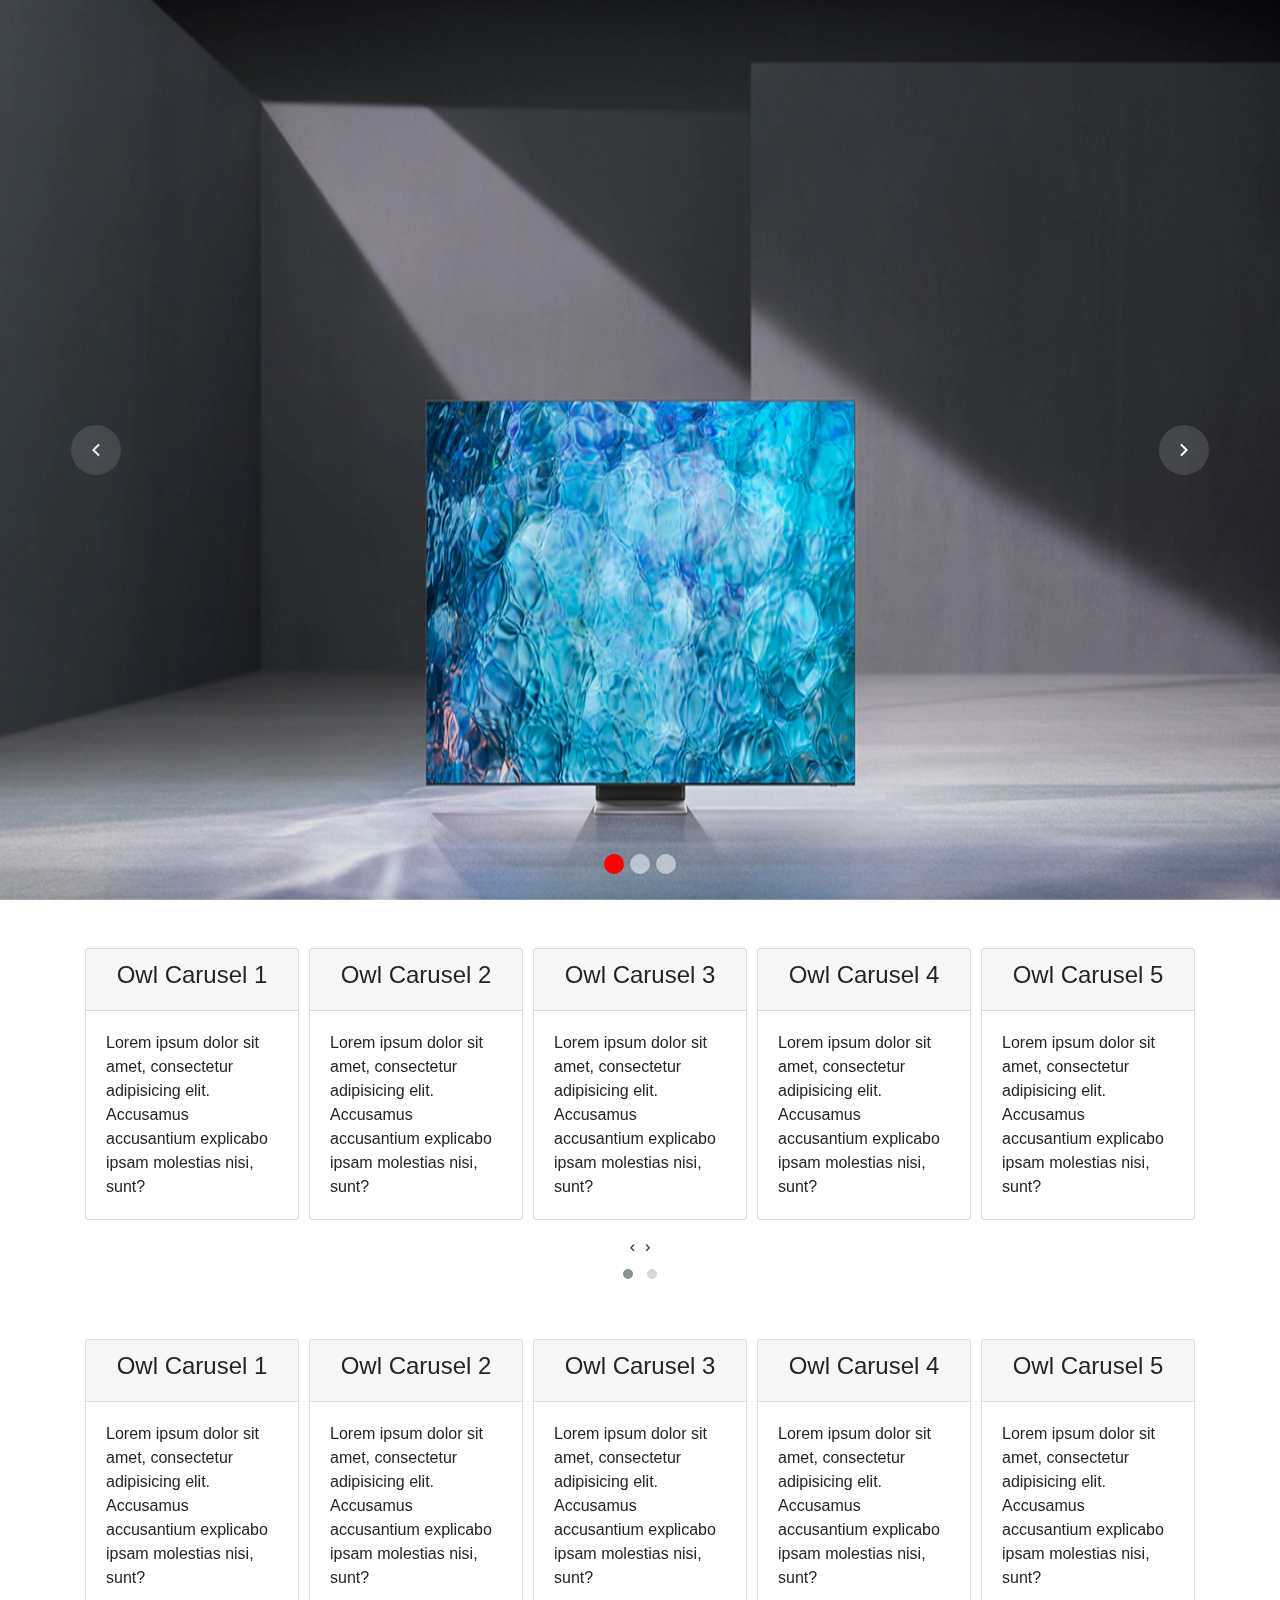
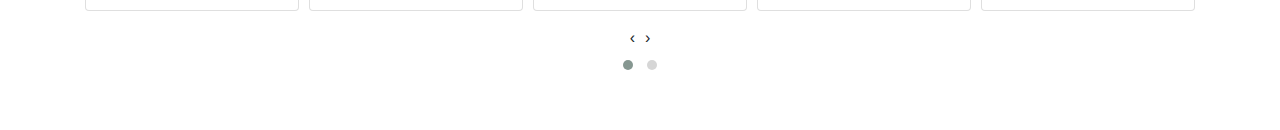
<file: index.html>
<!DOCTYPE html>
<html lang="en">
<head>
    <meta charset="UTF-8">
    <title>lesson19</title>
    <meta name="viewport" content="width=device-width, initial-scale=1">
    <link rel="stylesheet" href="bootstrap/css/bootstrap.css">
    <link rel="stylesheet" href="plugins/plugins/OwlCarousel2-2.3.4/OwlCarousel2-2.3.4/dist/assets/owl.carousel.css">
    <link rel="stylesheet"
          href="plugins/plugins/OwlCarousel2-2.3.4/OwlCarousel2-2.3.4/dist/assets/owl.theme.default.css">
    <link rel="stylesheet" href="bootstrap/css/main.css">

</head>
<body>

<div class="container-fluid">
    <div class="row">
        <div class="col-md-12 p-0">
            <div id="demo" class="carousel slide" data-ride="carousel">

                <ul class="carousel-indicators">
                    <li data-target="#demo" data-slide-to="0" class="active"></li>
                    <li data-target="#demo" data-slide-to="1"></li>
                    <li data-target="#demo" data-slide-to="2"></li>
                </ul>

                <!-- The slideshow -->
                <div class="carousel-inner">
                    <div class="carousel-item active">
                        <img src="images/bgImg.png" alt="Los Angeles">
                    </div>
                    <div class="carousel-item">
                        <img src="images/img2.jpg" alt="Chicago">
                    </div>
                    <div class="carousel-item">
                        <img src="images/img3.jpg" alt="New York">
                    </div>
                </div>

                <!-- Left and right controls -->
                <a class="carousel-control-prev" href="#demo" data-slide="prev">
                    <span class="carousel-control-prev-icon">
                        <img src="images/prev.png" alt="">
                    </span>
                </a>
                <a class="carousel-control-next" href="#demo" data-slide="next">
                    <span class="carousel-control-next-icon">
                         <img src="images/next.png" alt="">
                    </span>
                </a>

            </div>
        </div>
    </div>
</div>

<div class="container">
    <div class="row my-5">
        <div class="col-md-12">
            <div class="owl-carousel owl-theme" id="myCarousel1">
                <div class="card">
                    <div class="card-header text-center">
                        <h4>Owl Carusel 1</h4>
                    </div>
                    <div class="card-body">
                        Lorem ipsum dolor sit amet, consectetur adipisicing elit. Accusamus accusantium explicabo ipsam
                        molestias nisi, sunt?
                    </div>
                </div>
                <div class="card">
                    <div class="card-header text-center">
                        <h4>Owl Carusel 2</h4>
                    </div>
                    <div class="card-body">
                        Lorem ipsum dolor sit amet, consectetur adipisicing elit. Accusamus accusantium explicabo ipsam
                        molestias nisi, sunt?
                    </div>
                </div>
                <div class="card">
                    <div class="card-header text-center">
                        <h4>Owl Carusel 3</h4>
                    </div>
                    <div class="card-body">
                        Lorem ipsum dolor sit amet, consectetur adipisicing elit. Accusamus accusantium explicabo ipsam
                        molestias nisi, sunt?
                    </div>
                </div>
                <div class="card">
                    <div class="card-header text-center">
                        <h4>Owl Carusel 4</h4>
                    </div>
                    <div class="card-body">
                        Lorem ipsum dolor sit amet, consectetur adipisicing elit. Accusamus accusantium explicabo ipsam
                        molestias nisi, sunt?
                    </div>
                </div>
                <div class="card">
                    <div class="card-header text-center">
                        <h4>Owl Carusel 5</h4>
                    </div>
                    <div class="card-body">
                        Lorem ipsum dolor sit amet, consectetur adipisicing elit. Accusamus accusantium explicabo ipsam
                        molestias nisi, sunt?
                    </div>
                </div>
                <div class="card">
                    <div class="card-header text-center">
                        <h4>Owl Carusel 6</h4>
                    </div>
                    <div class="card-body">
                        Lorem ipsum dolor sit amet, consectetur adipisicing elit. Accusamus accusantium explicabo ipsam
                        molestias nisi, sunt?
                    </div>
                </div>
                <div class="card">
                    <div class="card-header text-center">
                        <h4>Owl Carusel 7</h4>
                    </div>
                    <div class="card-body">
                        Lorem ipsum dolor sit amet, consectetur adipisicing elit. Accusamus accusantium explicabo ipsam
                        molestias nisi, sunt?
                    </div>
                </div>
                <div class="card">
                    <div class="card-header text-center">
                        <h4>Owl Carusel 8</h4>
                    </div>
                    <div class="card-body">
                        Lorem ipsum dolor sit amet, consectetur adipisicing elit. Accusamus accusantium explicabo ipsam
                        molestias nisi, sunt?
                    </div>
                </div>
            </div>
        </div>
    </div>

    <div class="row my-5">
        <div class="col-md-12">
            <div class="owl-carousel owl-theme" id="myCarousel2">
                <div class="card">
                    <div class="card-header text-center">
                        <h4>Owl Carusel 1</h4>
                    </div>
                    <div class="card-body">
                        Lorem ipsum dolor sit amet, consectetur adipisicing elit. Accusamus accusantium explicabo ipsam
                        molestias nisi, sunt?
                    </div>
                </div>
                <div class="card">
                    <div class="card-header text-center">
                        <h4>Owl Carusel 2</h4>
                    </div>
                    <div class="card-body">
                        Lorem ipsum dolor sit amet, consectetur adipisicing elit. Accusamus accusantium explicabo ipsam
                        molestias nisi, sunt?
                    </div>
                </div>
                <div class="card">
                    <div class="card-header text-center">
                        <h4>Owl Carusel 3</h4>
                    </div>
                    <div class="card-body">
                        Lorem ipsum dolor sit amet, consectetur adipisicing elit. Accusamus accusantium explicabo ipsam
                        molestias nisi, sunt?
                    </div>
                </div>
                <div class="card">
                    <div class="card-header text-center">
                        <h4>Owl Carusel 4</h4>
                    </div>
                    <div class="card-body">
                        Lorem ipsum dolor sit amet, consectetur adipisicing elit. Accusamus accusantium explicabo ipsam
                        molestias nisi, sunt?
                    </div>
                </div>
                <div class="card">
                    <div class="card-header text-center">
                        <h4>Owl Carusel 5</h4>
                    </div>
                    <div class="card-body">
                        Lorem ipsum dolor sit amet, consectetur adipisicing elit. Accusamus accusantium explicabo ipsam
                        molestias nisi, sunt?
                    </div>
                </div>
                <div class="card">
                    <div class="card-header text-center">
                        <h4>Owl Carusel 6</h4>
                    </div>
                    <div class="card-body">
                        Lorem ipsum dolor sit amet, consectetur adipisicing elit. Accusamus accusantium explicabo ipsam
                        molestias nisi, sunt?
                    </div>
                </div>
                <div class="card">
                    <div class="card-header text-center">
                        <h4>Owl Carusel 7</h4>
                    </div>
                    <div class="card-body">
                        Lorem ipsum dolor sit amet, consectetur adipisicing elit. Accusamus accusantium explicabo ipsam
                        molestias nisi, sunt?
                    </div>
                </div>
                <div class="card">
                    <div class="card-header text-center">
                        <h4>Owl Carusel 8</h4>
                    </div>
                    <div class="card-body">
                        Lorem ipsum dolor sit amet, consectetur adipisicing elit. Accusamus accusantium explicabo ipsam
                        molestias nisi, sunt?
                    </div>
                </div>
            </div>
        </div>
    </div>
</div>


<script src="bootstrap/js/jquery.js"></script>
<script src="bootstrap/js/src/popover.js"></script>
<script src="bootstrap/js/bootstrap.js"></script>
<script src="plugins/plugins/OwlCarousel2-2.3.4/OwlCarousel2-2.3.4/dist/owl.carousel.js"></script>
<script src="bootstrap/js/index.js"></script>
</body>
</html>
</file>
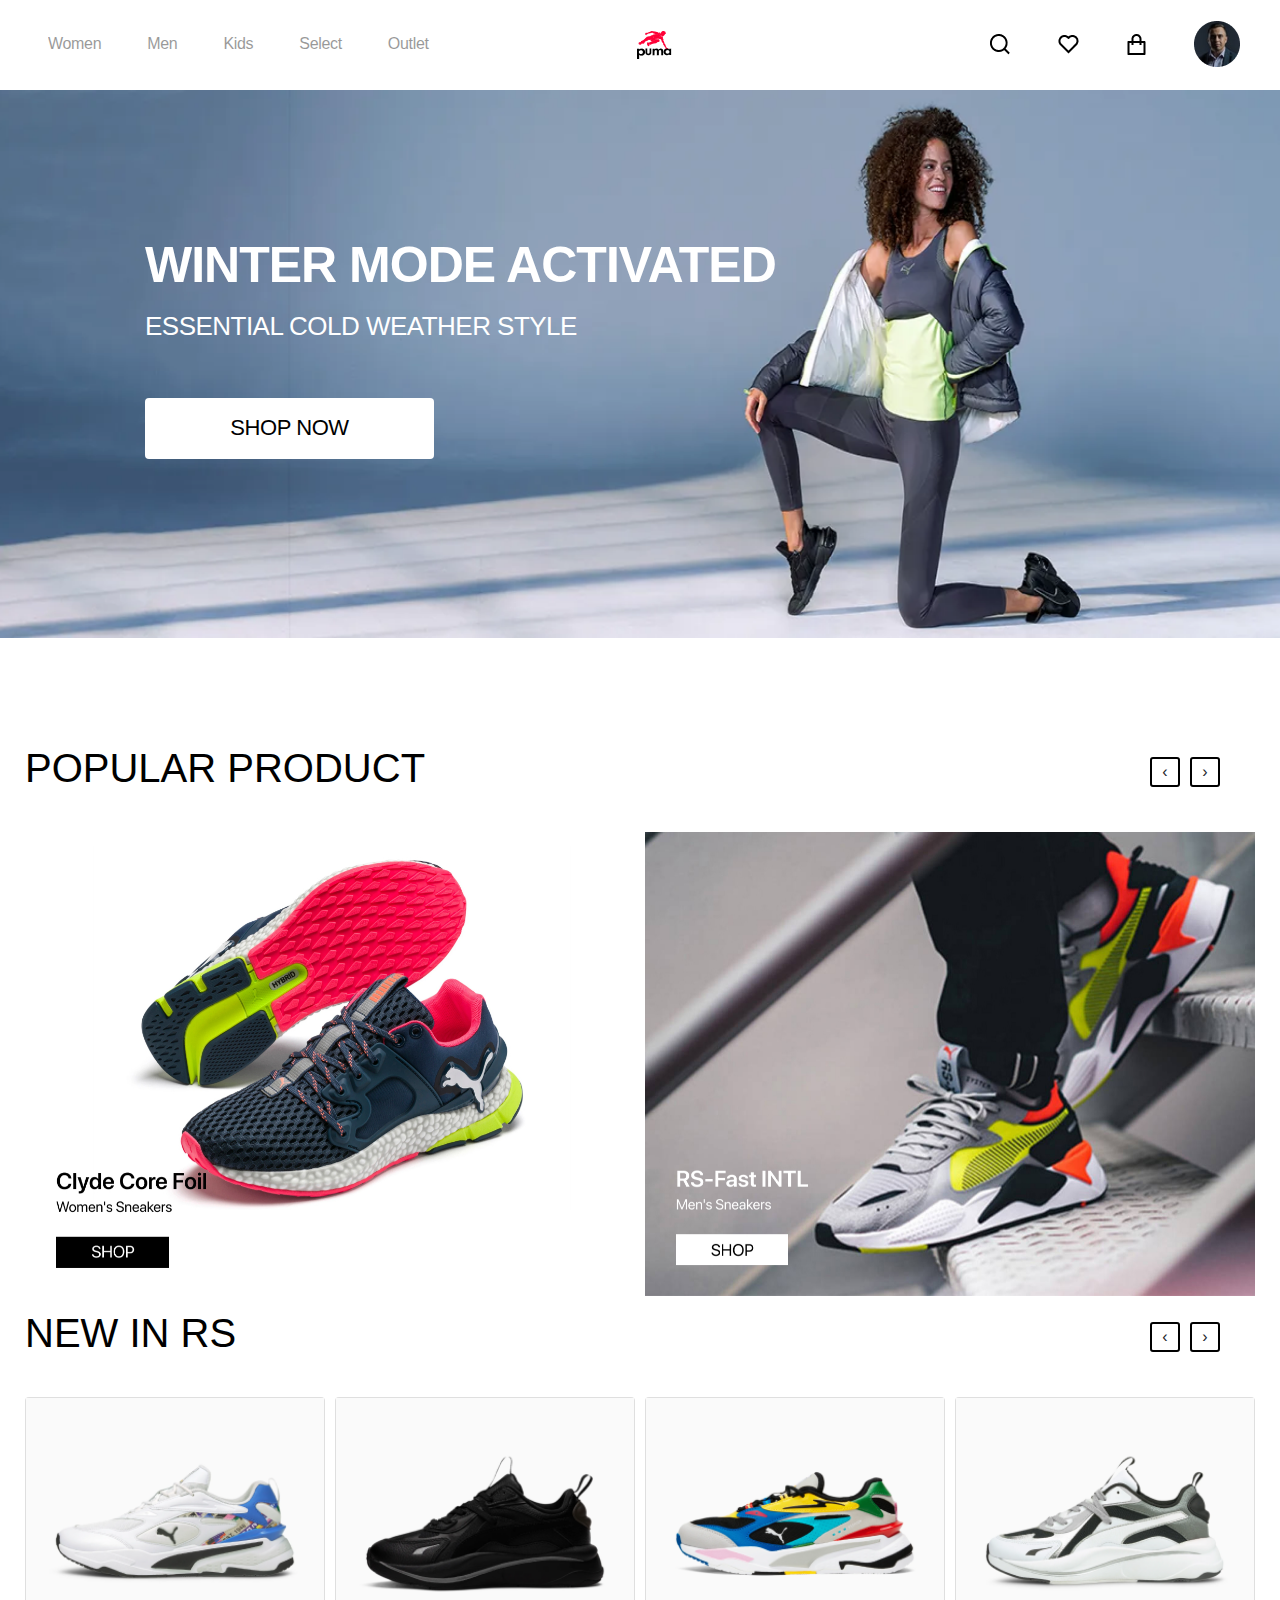
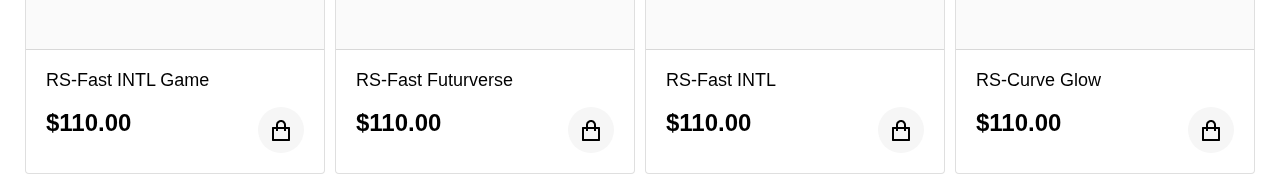
<file: HW L19/index.html>
<!DOCTYPE html>
<html lang="en">
<head>
    <meta charset="UTF-8">
    <title>HW L19</title>
    <meta name="viewport" content="width=device-width, initial-scale=1">
    <link rel="stylesheet" href="css/bootstrap.css">
    <link rel="stylesheet" href="plugins/OwlCarousel2-2.3.4/OwlCarousel2-2.3.4/dist/assets/owl.carousel.css">
    <link rel="stylesheet" href="plugins/OwlCarousel2-2.3.4/OwlCarousel2-2.3.4/dist/assets/owl.theme.default.css">
    <link rel="stylesheet" href="css/main.css">
</head>
<body>

<div class="container d-flex p-0 bg-white">

    <div class="left-side ">
        <nav class="navbar navbar-expand-lg p-0">
            <ul class="navbar-nav">
                <li class="nav-item"><a class="nav-link" href="#">Women</a></li>
                <li class="nav-item"><a class="nav-link" href="#">Men</a></li>
                <li class="nav-item"><a class="nav-link" href="#">Kids</a></li>
                <li class="nav-item"><a class="nav-link" href="#">Select</a></li>
                <li class="nav-item"><a class="nav-link" href="#">Outlet</a></li>
            </ul>
        </nav>
        <nav class="navbar-brand">
            <a href="https://puma.com" class="brand  text-decoration-none " target="_blank">
                <img src="images/real-puma.png" alt="">
            </a>
        </nav>
    </div>

    <div class="right-side">
        <div class="online-photos d-flex align-items-center justify-content-end">

            <a href="#" data-toggle="modal" data-target="#search">
                <img src="images/search.png" alt="ERROR" class="mr-5">
            </a>

            <a href="#" data-toggle="modal" data-target="#rate">
                <img src="images/heart.png" alt="ERROR" class="heart mr-5" >
            </a>

            <a href="#" data-toggle="modal" data-target="#close">
                <img src="images/block.png" alt="ERROR" class="mr-5">
            </a>

            <a href="#" data-toggle="modal" data-target="#apply" class="user">
                <img src="images/user.png" alt="ERROR">
            </a>
        </div>
    </div>
</div>

<div class="big-img">
    <div class="huge w-100 h-100">
            <img src="images/photo.png" alt="" class="photo">
            <div class="card-img-overlay">
                <p class="main">WINTER MODE ACTIVATED</p>
                <p class="middle-info">ESSENTIAL COLD WEATHER STYLE</p>
                <button type="button" class="btn">
                    <span class="btn-text">SHOP NOW</span>
                </button>
            </div>

    </div>
</div>

<div class="container p-0">
    <div class="row ">
        <h1>Popular product</h1>

        <div class="col-md-12 p-0">
            <div class="owl-carousel owl-theme" id="myCarousel1">

                <div class="box1">
                    <a href="#" class="element">
                        <img src="images/img2.jpg" alt="" >
                    </a>
                </div>
                <div class="box1">
                    <a href="#" class="element">
                        <img src="images/img1.jpg" alt="" >
                    </a>

                </div>
                <div class="box1">
                    <a href="#" class="element">
                        <img src="images/img2.jpg" alt="" >
                    </a>
                </div>
                <div class="box1">
                    <a href="#" class="element">
                        <img src="images/img1.jpg" alt="" >
                    </a>

                </div>

            </div>
        </div>

    </div>
    <div class="row ">
        <h1>New  in RS</h1>

        <div class="col-md-12 p-0">
            <div class="owl-carousel owl-theme" id="myCarousel2">

                <div class="box2">
                    <div class="card">
                        <div class="card-header p-0">
                            <img src="images/snaker.png" alt="ERROR" class="element2">
                        </div>
                        <div class="card-body">
                            <p class="name">RS-Fast INTL Game</p>
                            <div class="price d-flex justify-content-sm-between align-items-center">
                                <p class="narx">$110.00</p>
                                <a href="#" class="lock">
                                    <img src="images/lock.png" alt="" class="qulf">
                                </a>
                            </div>
                        </div>
                    </div>
                </div>
                <div class="box2">
                    <div class="card">
                        <div class="card-header p-0">
                            <img src="images/snaker2.png" alt="ERROR" class="element2">
                        </div>
                        <div class="card-body">
                            <p class="name">RS-Fast Futurverse</p>
                            <div class="price d-flex justify-content-sm-between align-items-center">
                                <p class="narx">$110.00</p>
                                <a href="#" class="lock">
                                    <img src="images/lock.png" alt="" class="qulf">
                                </a>
                            </div>
                        </div>
                    </div>
                </div>
                <div class="box2">
                    <div class="card">
                        <div class="card-header p-0">
                            <img src="images/snaker3.png" alt="ERROR" class="element2">
                        </div>
                        <div class="card-body">
                            <p class="name">RS-Fast INTL</p>
                            <div class="price d-flex justify-content-sm-between align-items-center">
                                <p class="narx">$110.00</p>
                                <a href="#" class="lock">
                                    <img src="images/lock.png" alt="" class="qulf">
                                </a>
                            </div>
                        </div>
                    </div>
                </div>
                <div class="box2">
                    <div class="card">
                        <div class="card-header p-0">
                            <img src="images/snaker4.png" alt="ERROR" class="element2">
                        </div>
                        <div class="card-body">
                            <p class="name">RS-Curve Glow</p>
                            <div class="price d-flex justify-content-sm-between align-items-center">
                                <p class="narx">$110.00</p>
                                <a href="#" class="lock">
                                    <img src="images/lock.png" alt="" class="qulf">
                                </a>
                            </div>
                        </div>
                    </div>
                </div>

                <div class="box2">
                    <div class="card">
                        <div class="card-header p-0">
                            <img src="images/snaker2.png" alt="ERROR" class="element2">
                        </div>
                        <div class="card-body">
                            <p class="name">RS-Fast INTL Game</p>
                            <div class="price d-flex justify-content-sm-between align-items-center">
                                <p class="narx">$110.00</p>
                                <a href="#" class="lock">
                                    <img src="images/lock.png" alt="" class="qulf">
                                </a>
                            </div>
                        </div>
                    </div>
                </div>
                <div class="box2">
                    <div class="card">
                        <div class="card-header p-0">
                            <img src="images/snaker2.png" alt="ERROR" class="element2">
                        </div>
                        <div class="card-body">
                            <p class="name">RS-Fast INTL Game</p>
                            <div class="price d-flex justify-content-sm-between align-items-center">
                                <p class="narx">$110.00</p>
                                <a href="#" class="lock">
                                    <img src="images/lock.png" alt="" class="qulf">
                                </a>
                            </div>
                        </div>
                    </div>
                </div>
                <div class="box2">
                    <div class="card">
                        <div class="card-header p-0">
                            <img src="images/snaker2.png" alt="ERROR" class="element2">
                        </div>
                        <div class="card-body">
                            <p class="name">RS-Fast INTL Game</p>
                            <div class="price d-flex justify-content-sm-between align-items-center">
                                <p class="narx">$110.00</p>
                                <a href="#" class="lock">
                                    <img src="images/lock.png" alt="" class="qulf">
                                </a>
                            </div>
                        </div>
                    </div>
                </div>

            </div>
        </div>

    </div>
</div>

<div class="container">
    <div class="row">
        <div class="col-lg-12">
            <div class="modal fade show" id="search">
                <div class="modal-dialog">
                    <div class="modal-content">
                        <div class="modal-header">
                            Qidirish:
                            <button type="button" class="close" data-dismiss="modal">&times;</button>
                        </div>
                        <div class="modal-body">
                            <label for="no-id"></label>
                            <input id="no-id" type="text" class="form-control" placeholder="Menga kerakli buyum" required>
                        </div>
                        <div class="modal-footer">
                            <button type="button" class="btn" data-dismiss="modal">Qidirish</button>
                        </div>
                    </div>
                </div>
            </div>
        </div>
    </div>
</div>
<div class="container">
    <div class="row">
        <div class="col-lg-12">
            <div class="modal fade show" id="rate">
                <div class="modal-dialog">
                    <div class="modal-content">
                        <div class="modal-header">
                            Bizga baho bering:
                            <button type="button" class="close" data-dismiss="modal">&times;</button>
                        </div>
                        <div class="modal-body">
                            <label>Bizning xizmat sizga yoqadimi?</label> <br>

                            <input type="radio" id="yes" name="like">
                            <label for="yes">Ha</label> <br>

                            <input type="radio" id="no" name="like">
                            <label for="no">Yoq</label> <br>

                            <label for="rating"></label>
                            <input type="range" id="rating">
                        </div>
                        <div class="modal-footer">
                            <button type="button" class="btn" data-dismiss="modal">Jo'natish</button>
                        </div>
                    </div>
                </div>
            </div>
        </div>
    </div>
</div>
<div class="container">
    <div class="row">
        <div class="col-lg-12">
            <div class="modal fade show" id="close">
                <div class="modal-dialog">
                    <div class="modal-content">
                        <div class="modal-header">
                            Buyurtma berish:

                            <button type="button" class="close" data-dismiss="modal">&times;</button>
                        </div>
                        <div class="modal-body">
                            <label for="xafsizlik"></label>
                            <input id="xafsizlik" type="text" class="form-control" placeholder="Ismingizni kiriting" required>

                            <label for="raqam"></label>
                            <input id="raqam" type="text" class="form-control" placeholder="Raqamingizni kiriting" required>

                            <label for="parol"></label>
                            <input id="parol" type="email" class="form-control" placeholder="Emailingizni manzilingizni kiriting" required>

                            <label for="address"></label>
                            <input type="text" id="address" class="form-control" placeholder="Doimiy yashash manzilingizni kiriting">

                            <label for="color" class="mt-3 ml-1">Yoqtirgan rangingizni kiriting:</label>
                            <input type="color" id="color" class="ml-2">
                        </div>
                        <div class="modal-footer">
                            <button type="button" class="btn" data-dismiss="modal">Jo'natish</button>
                        </div>
                    </div>
                </div>
            </div>
        </div>
    </div>
</div>
<div class="container">
    <div class="row">
        <div class="col-lg-12">
            <div class="modal fade show" id="apply">
                <div class="modal-dialog">
                    <div class="modal-content">
                        <div class="modal-header">
                            Ro'yhatdan o'ting:

                            <button type="button" class="close" data-dismiss="modal">&times;</button>
                        </div>
                        <div class="modal-body">
                            <label for="name"></label>
                            <input id="name" type="text" class="form-control" placeholder="Ismingizni kiriting" required>

                            <label for="surname"></label>
                            <input id="surname" type="text" class="form-control" placeholder="Familyangizni kiriting">

                            <label for="number"></label>
                            <input id="number" type="text" class="form-control " placeholder="Telefon raqamingizni kiriting" required>

                            <label for="email"></label>
                            <input id="email" type="email" class="form-control" placeholder="Email manzilingizni kiriting" required>
                        </div>
                        <div class="modal-footer">
                            <button type="button" class="btn" data-dismiss="modal">saqlash</button>
                        </div>
                    </div>
                </div>
            </div>
        </div>
    </div>
</div>

<script src="js/jquery.js"></script>
<script src="js/src/popover.js"></script>
<script src="js/bootstrap.js"></script>
<script src="plugins/OwlCarousel2-2.3.4/OwlCarousel2-2.3.4/dist/owl.carousel.js"></script>
<script src="js/index.js"></script>
</body>
</html>
</file>
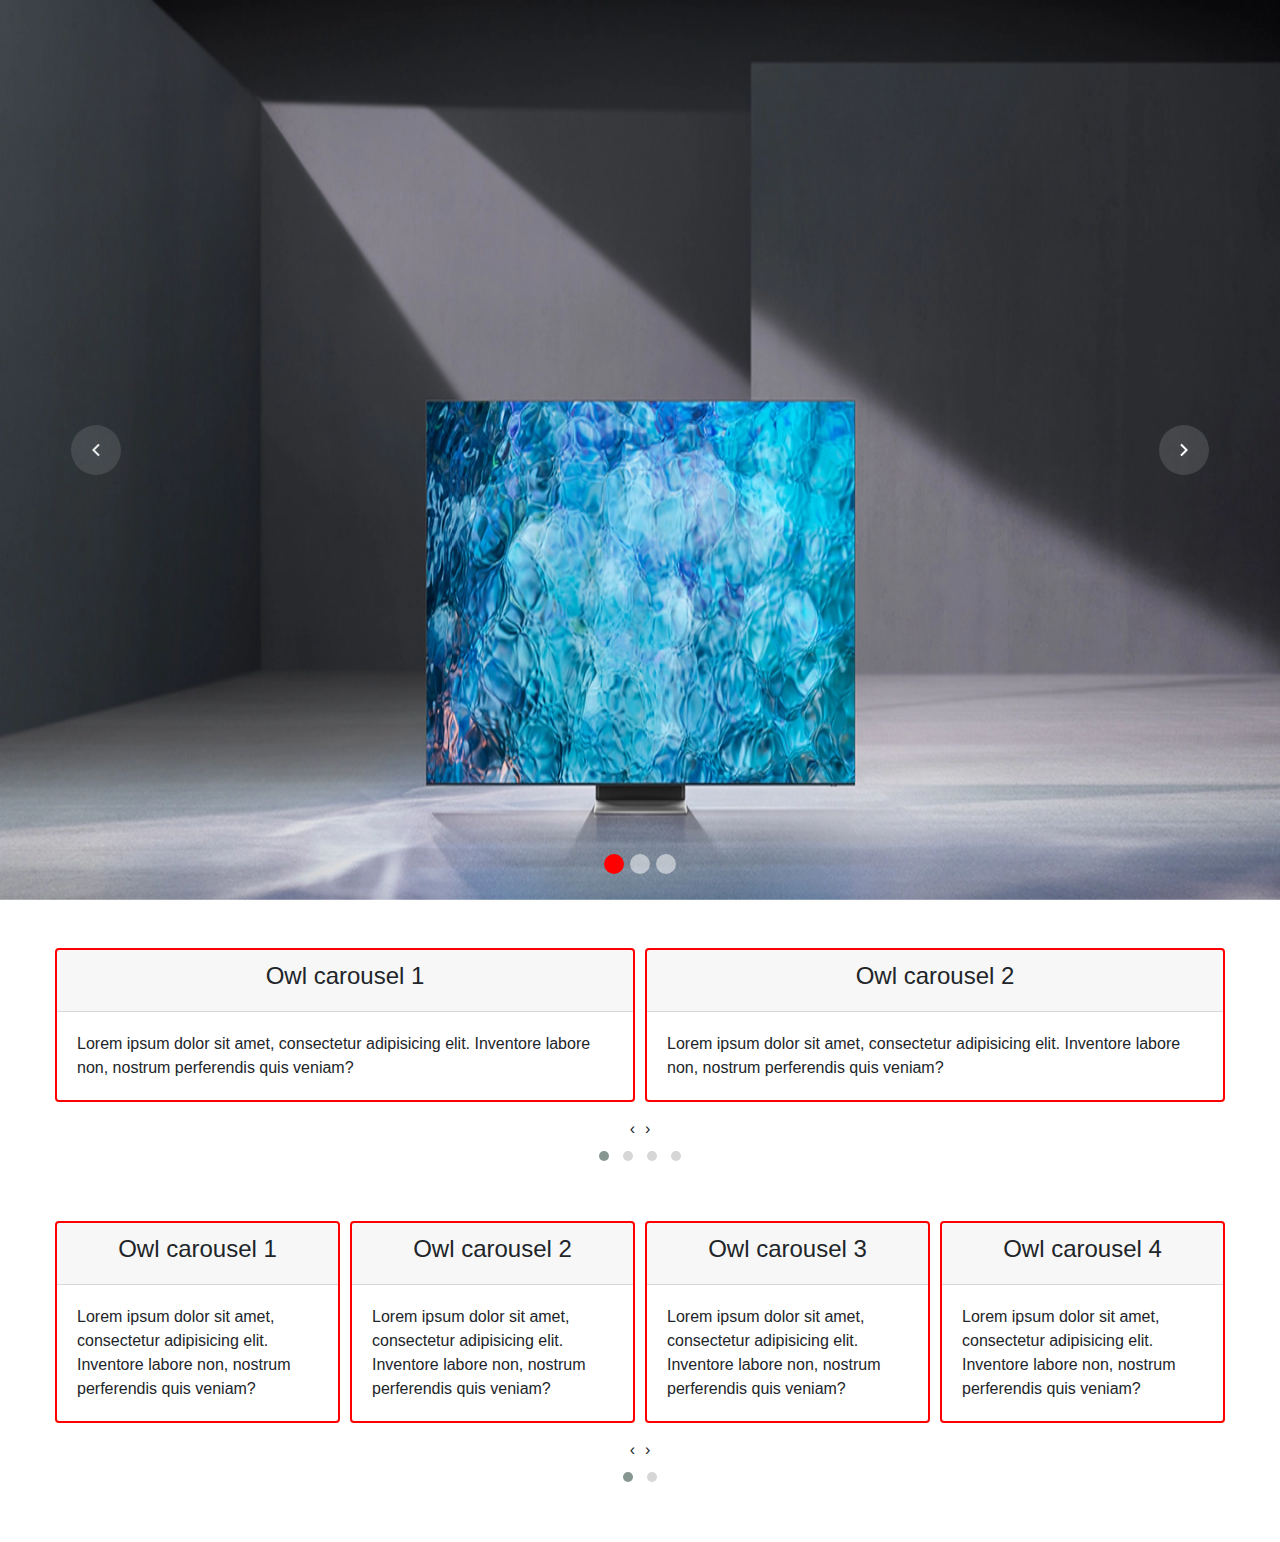
<file: lesson19/lesson19/index.html>
<!DOCTYPE html>
<html lang="en">
<head>
    <meta charset="UTF-8">
    <title>Lesson 19 </title>
    <meta name="viewport" content="width=device-width, initial-scale=1">
    <link rel="stylesheet" href="css/bootstrap.css">
    <link rel="stylesheet" href="plugins/OwlCarousel2-2.3.4/OwlCarousel2-2.3.4/dist/assets/owl.carousel.css">
    <link rel="stylesheet" href="plugins/OwlCarousel2-2.3.4/OwlCarousel2-2.3.4/dist/assets/owl.theme.default.css">
    <link rel="stylesheet" href="css/main.css">
</head>
<body>

<div class="container-fluid">
    <div class="row">
        <div class="col-md-12 p-0">
            <div id="demo" class="carousel slide" data-ride="carousel">

                <ul class="carousel-indicators">
                    <li data-target="#demo" data-slide-to="0" class="active"></li>
                    <li data-target="#demo" data-slide-to="1"></li>
                    <li data-target="#demo" data-slide-to="2"></li>
                </ul>

                <!-- The slideshow -->
                <div class="carousel-inner">
                    <div class="carousel-item active">
                        <img src="images/bgImg.png" alt="Los Angeles">
                    </div>
                    <div class="carousel-item">
                        <img src="images/img2.jpg" alt="Chicago">
                    </div>
                    <div class="carousel-item">
                        <img src="images/img3.jpg" alt="New York">
                    </div>
                </div>

                <!-- Left and right controls -->
                <a class="carousel-control-prev" href="#demo" data-slide="prev">
                    <span class="carousel-control-prev-icon">
                        <img src="images/prev.png" alt="">
                    </span>
                </a>
                <a class="carousel-control-next" href="#demo" data-slide="next">
                    <span class="carousel-control-next-icon">
                         <img src="images/next.png" alt="">
                    </span>
                </a>

            </div>
        </div>
    </div>
</div>

<div class="container">
    <div class="row my-5">
        <div class="col-md-12">
            <div class="owl-carousel owl-theme" id="myCarousel1">
                <div class="card">
                    <div class="card-header text-center">
                        <h4>Owl carousel 1</h4>
                    </div>
                    <div class="card-body">
                        Lorem ipsum dolor sit amet, consectetur adipisicing
                        elit. Inventore labore non, nostrum
                        perferendis quis veniam?
                    </div>
                </div>
                <div class="card">
                    <div class="card-header text-center">
                        <h4>Owl carousel 2</h4>
                    </div>
                    <div class="card-body">
                        Lorem ipsum dolor sit amet, consectetur adipisicing
                        elit. Inventore labore non, nostrum
                        perferendis quis veniam?
                    </div>
                </div>
                <div class="card">
                    <div class="card-header text-center">
                        <h4>Owl carousel 3</h4>
                    </div>
                    <div class="card-body">
                        Lorem ipsum dolor sit amet, consectetur adipisicing
                        elit. Inventore labore non, nostrum
                        perferendis quis veniam?
                    </div>
                </div>
                <div class="card">
                    <div class="card-header text-center">
                        <h4>Owl carousel 4</h4>
                    </div>
                    <div class="card-body">
                        Lorem ipsum dolor sit amet, consectetur adipisicing
                        elit. Inventore labore non, nostrum
                        perferendis quis veniam?
                    </div>
                </div>
                <div class="card">
                    <div class="card-header text-center">
                        <h4>Owl carousel 5</h4>
                    </div>
                    <div class="card-body">
                        Lorem ipsum dolor sit amet, consectetur adipisicing
                        elit. Inventore labore non, nostrum
                        perferendis quis veniam?
                    </div>
                </div>
                <div class="card">
                    <div class="card-header text-center">
                        <h4>Owl carousel 6</h4>
                    </div>
                    <div class="card-body">
                        Lorem ipsum dolor sit amet, consectetur adipisicing
                        elit. Inventore labore non, nostrum
                        perferendis quis veniam?
                    </div>
                </div>
                <div class="card">
                    <div class="card-header text-center">
                        <h4>Owl carousel 7</h4>
                    </div>
                    <div class="card-body">
                        Lorem ipsum dolor sit amet, consectetur adipisicing
                        elit. Inventore labore non, nostrum
                        perferendis quis veniam?
                    </div>
                </div>
                <div class="card">
                    <div class="card-header text-center">
                        <h4>Owl carousel 8</h4>
                    </div>
                    <div class="card-body">
                        Lorem ipsum dolor sit amet, consectetur adipisicing
                        elit. Inventore labore non, nostrum
                        perferendis quis veniam?
                    </div>
                </div>
            </div>
        </div>


        <div class="col-md-12 mt-5">
            <div class="owl-carousel owl-theme" id="myCarousel2">
                <div class="card">
                    <div class="card-header text-center">
                        <h4>Owl carousel 1</h4>
                    </div>
                    <div class="card-body">
                        Lorem ipsum dolor sit amet, consectetur adipisicing
                        elit. Inventore labore non, nostrum
                        perferendis quis veniam?
                    </div>
                </div>
                <div class="card">
                    <div class="card-header text-center">
                        <h4>Owl carousel 2</h4>
                    </div>
                    <div class="card-body">
                        Lorem ipsum dolor sit amet, consectetur adipisicing
                        elit. Inventore labore non, nostrum
                        perferendis quis veniam?
                    </div>
                </div>
                <div class="card">
                    <div class="card-header text-center">
                        <h4>Owl carousel 3</h4>
                    </div>
                    <div class="card-body">
                        Lorem ipsum dolor sit amet, consectetur adipisicing
                        elit. Inventore labore non, nostrum
                        perferendis quis veniam?
                    </div>
                </div>
                <div class="card">
                    <div class="card-header text-center">
                        <h4>Owl carousel 4</h4>
                    </div>
                    <div class="card-body">
                        Lorem ipsum dolor sit amet, consectetur adipisicing
                        elit. Inventore labore non, nostrum
                        perferendis quis veniam?
                    </div>
                </div>
                <div class="card">
                    <div class="card-header text-center">
                        <h4>Owl carousel 5</h4>
                    </div>
                    <div class="card-body">
                        Lorem ipsum dolor sit amet, consectetur adipisicing
                        elit. Inventore labore non, nostrum
                        perferendis quis veniam?
                    </div>
                </div>
            </div>
        </div>
    </div>
</div>


<script src="js/jquery.js"></script>
<script src="js/src/popover.js"></script>
<script src="js/bootstrap.js"></script>
<script src="plugins/OwlCarousel2-2.3.4/OwlCarousel2-2.3.4/dist/owl.carousel.js"></script>
<script src="js/index.js"></script>
</body>
</html>
</file>
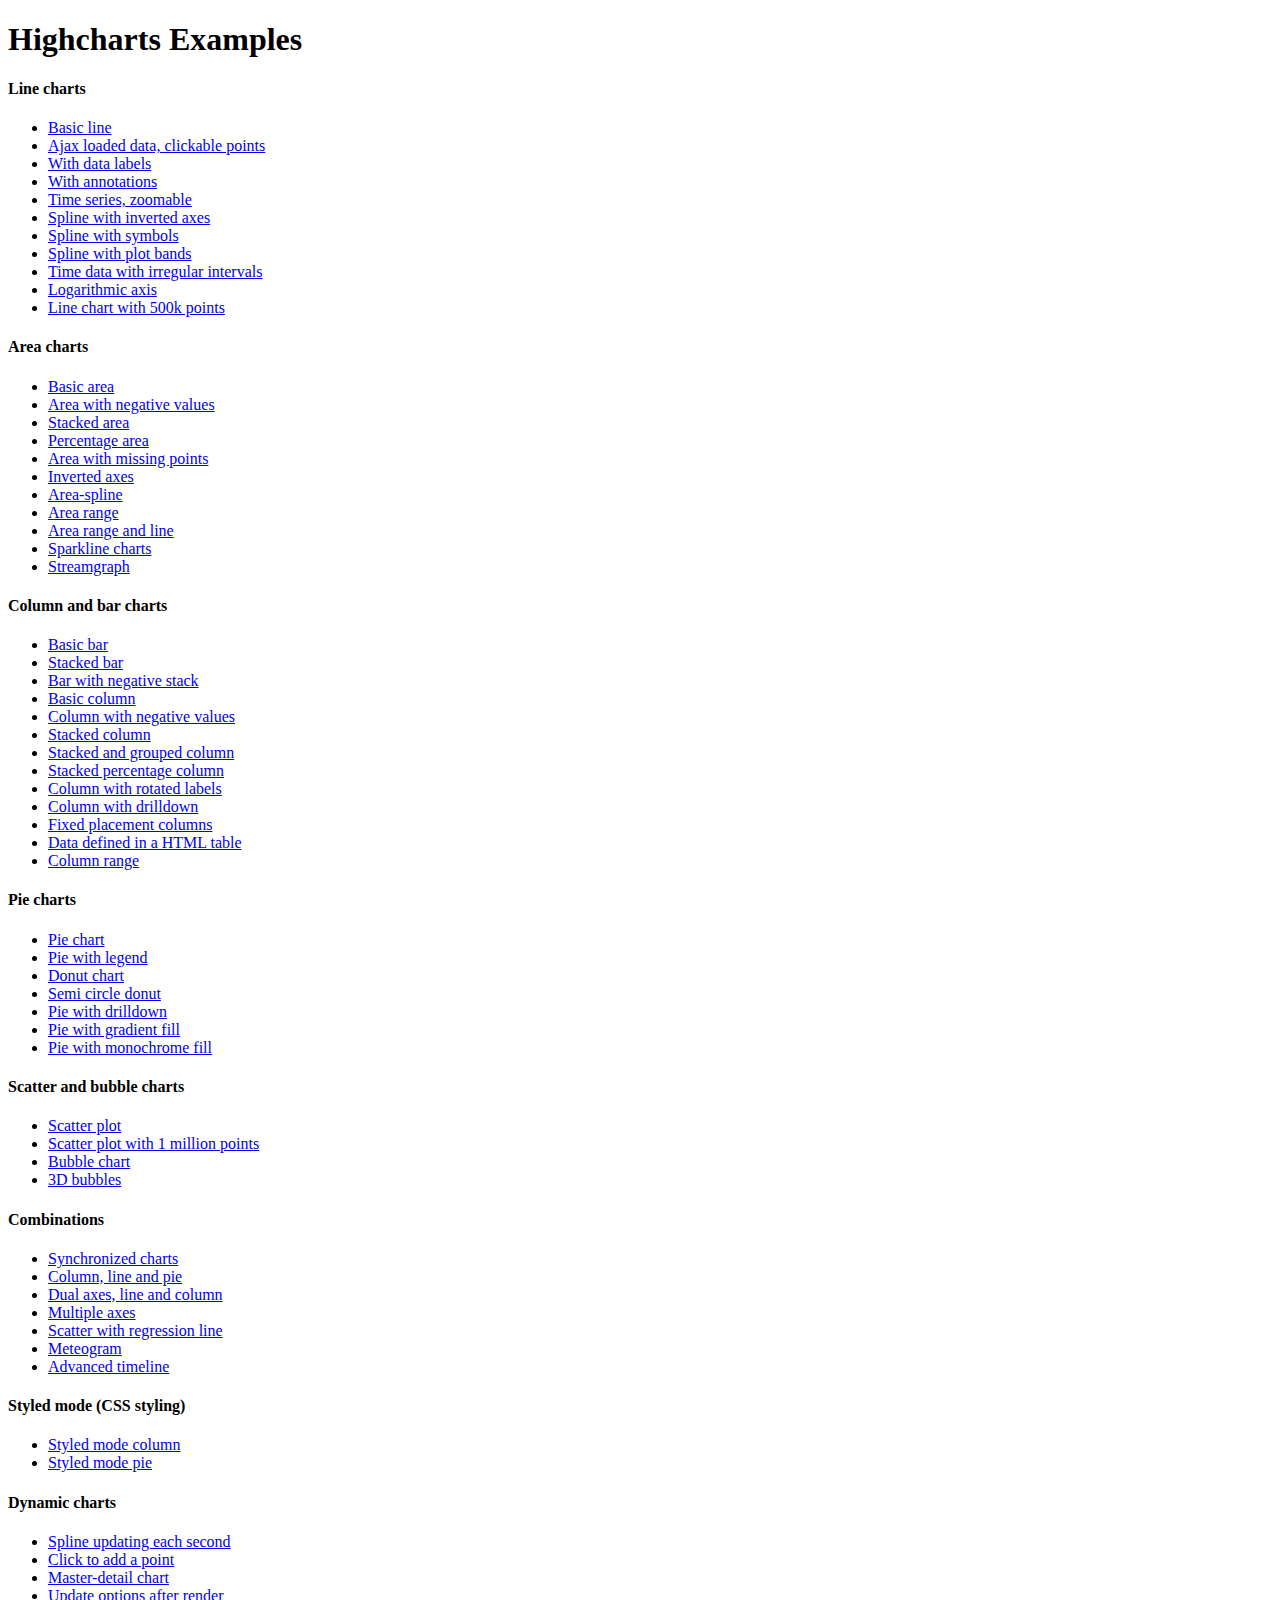
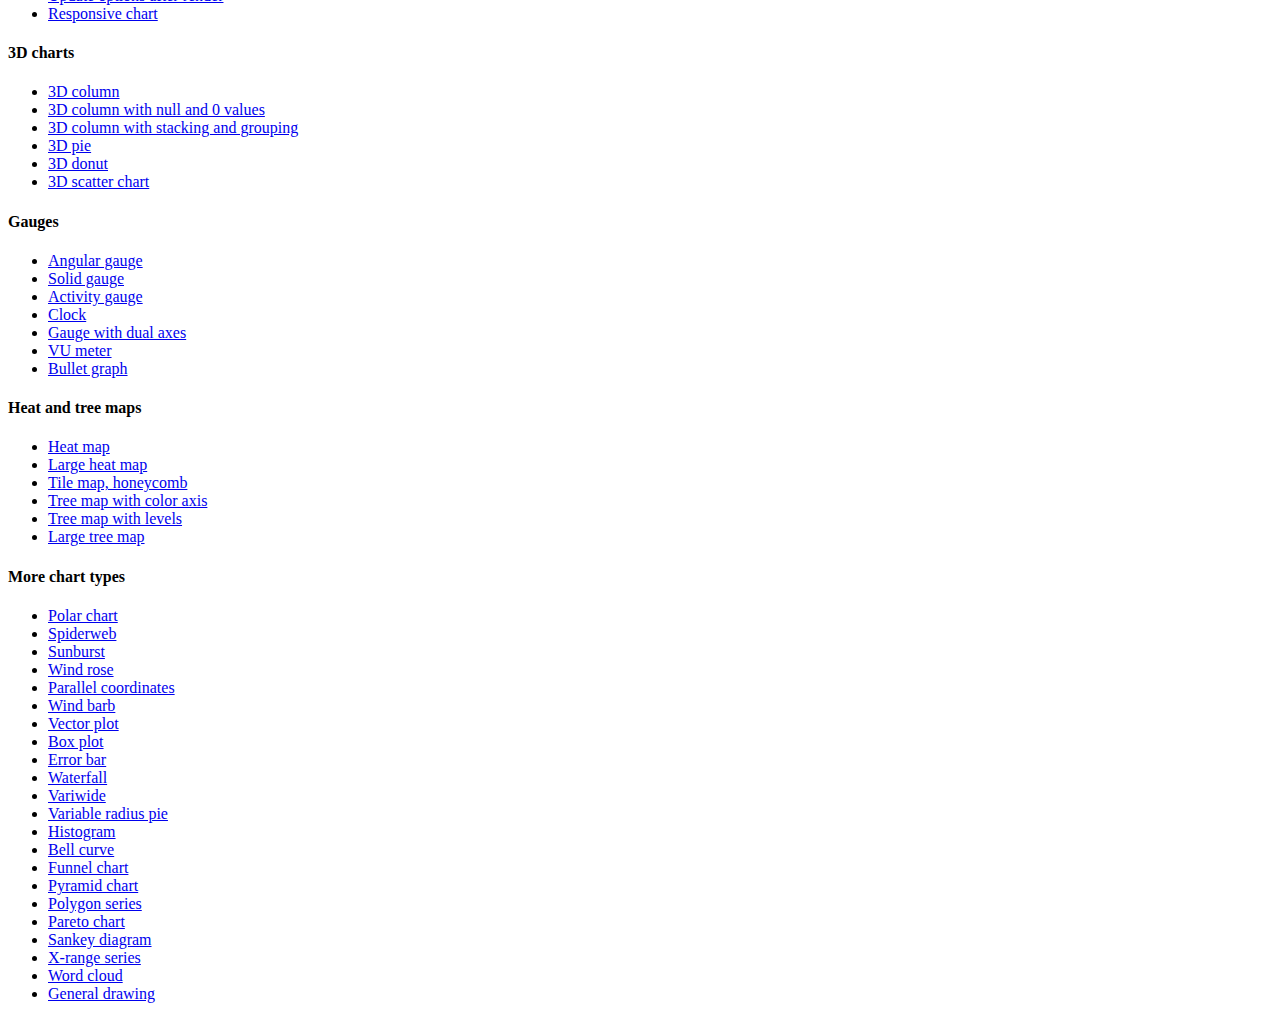
<file: HW L19/plugins/Highcharts-6.0.1/index.htm>
<!DOCTYPE HTML PUBLIC "-//W3C//DTD HTML 4.01//EN" "http://www.w3.org/TR/html4/strict.dtd">
<html>
	<head>
		<meta http-equiv="Content-Type" content="text/html; charset=utf-8" />
		<title>Highcharts Examples</title>
	</head>
	<body>
		<h1>Highcharts Examples</h1>
		<h4>Line charts</h4>
		<ul>
			<li><a href="examples/line-basic/index.htm">Basic line</a></li>
			<li><a href="examples/line-ajax/index.htm">Ajax loaded data, clickable points</a></li>
			<li><a href="examples/line-labels/index.htm">With data labels</a></li>
			<li><a href="examples/annotations/index.htm">With annotations</a></li>
			<li><a href="examples/line-time-series/index.htm">Time series, zoomable</a></li>
			<li><a href="examples/spline-inverted/index.htm">Spline with inverted axes</a></li>
			<li><a href="examples/spline-symbols/index.htm">Spline with symbols</a></li>
			<li><a href="examples/spline-plot-bands/index.htm">Spline with plot bands</a></li>
			<li><a href="examples/spline-irregular-time/index.htm">Time data with irregular intervals</a></li>
			<li><a href="examples/line-log-axis/index.htm">Logarithmic axis</a></li>
			<li><a href="examples/line-boost/index.htm">Line chart with 500k points</a></li>
		</ul>
		<h4>Area charts</h4>
		<ul>
			<li><a href="examples/area-basic/index.htm">Basic area</a></li>
			<li><a href="examples/area-negative/index.htm">Area with negative values</a></li>
			<li><a href="examples/area-stacked/index.htm">Stacked area</a></li>
			<li><a href="examples/area-stacked-percent/index.htm">Percentage area</a></li>
			<li><a href="examples/area-missing/index.htm">Area with missing points</a></li>
			<li><a href="examples/area-inverted/index.htm">Inverted axes</a></li>
			<li><a href="examples/areaspline/index.htm">Area-spline</a></li>
			<li><a href="examples/arearange/index.htm">Area range</a></li>
			<li><a href="examples/arearange-line/index.htm">Area range and line</a></li>
			<li><a href="examples/sparkline/index.htm">Sparkline charts</a></li>
			<li><a href="examples/streamgraph/index.htm">Streamgraph</a></li>
		</ul>
		<h4>Column and bar charts</h4>
		<ul>
			<li><a href="examples/bar-basic/index.htm">Basic bar</a></li>
			<li><a href="examples/bar-stacked/index.htm">Stacked bar</a></li>
			<li><a href="examples/bar-negative-stack/index.htm">Bar with negative stack</a></li>
			<li><a href="examples/column-basic/index.htm">Basic column</a></li>
			<li><a href="examples/column-negative/index.htm">Column with negative values</a></li>
			<li><a href="examples/column-stacked/index.htm">Stacked column</a></li>
			<li><a href="examples/column-stacked-and-grouped/index.htm">Stacked and grouped column</a></li>
			<li><a href="examples/column-stacked-percent/index.htm">Stacked percentage column</a></li>
			<li><a href="examples/column-rotated-labels/index.htm">Column with rotated labels</a></li>
			<li><a href="examples/column-drilldown/index.htm">Column with drilldown</a></li>
			<li><a href="examples/column-placement/index.htm">Fixed placement columns</a></li>
			<li><a href="examples/column-parsed/index.htm">Data defined in a HTML table</a></li>
			<li><a href="examples/columnrange/index.htm">Column range</a></li>
		</ul>
		<h4>Pie charts</h4>
		<ul>
			<li><a href="examples/pie-basic/index.htm">Pie chart</a></li>
			<li><a href="examples/pie-legend/index.htm">Pie with legend</a></li>
			<li><a href="examples/pie-donut/index.htm">Donut chart</a></li>
			<li><a href="examples/pie-semi-circle/index.htm">Semi circle donut</a></li>
			<li><a href="examples/pie-drilldown/index.htm">Pie with drilldown</a></li>
			<li><a href="examples/pie-gradient/index.htm">Pie with gradient fill</a></li>
			<li><a href="examples/pie-monochrome/index.htm">Pie with monochrome fill</a></li>
		</ul>
		<h4>Scatter and bubble charts</h4>
		<ul>
			<li><a href="examples/scatter/index.htm">Scatter plot</a></li>
			<li><a href="examples/scatter-boost/index.htm">Scatter plot with 1 million points</a></li>
			<li><a href="examples/bubble/index.htm">Bubble chart</a></li>
			<li><a href="examples/bubble-3d/index.htm">3D bubbles</a></li>
		</ul>
		<h4>Combinations</h4>
		<ul>
			<li><a href="examples/synchronized-charts/index.htm">Synchronized charts</a></li>
			<li><a href="examples/combo/index.htm">Column, line and pie</a></li>
			<li><a href="examples/combo-dual-axes/index.htm">Dual axes, line and column</a></li>
			<li><a href="examples/combo-multi-axes/index.htm">Multiple axes</a></li>
			<li><a href="examples/combo-regression/index.htm">Scatter with regression line</a></li>
			<li><a href="examples/combo-meteogram/index.htm">Meteogram</a></li>
			<li><a href="examples/combo-timeline/index.htm">Advanced timeline</a></li>
		</ul>
		<h4>Styled mode (CSS styling)</h4>
		<ul>
			<li><a href="examples/styled-mode-column/index.htm">Styled mode column</a></li>
			<li><a href="examples/styled-mode-pie/index.htm">Styled mode pie</a></li>
		</ul>
		<h4>Dynamic charts</h4>
		<ul>
			<li><a href="examples/dynamic-update/index.htm">Spline updating each second</a></li>
			<li><a href="examples/dynamic-click-to-add/index.htm">Click to add a point</a></li>
			<li><a href="examples/dynamic-master-detail/index.htm">Master-detail chart</a></li>
			<li><a href="examples/chart-update/index.htm">Update options after render</a></li>
			<li><a href="examples/responsive/index.htm">Responsive chart</a></li>
		</ul>
		<h4>3D charts</h4>
		<ul>
			<li><a href="examples/3d-column-interactive/index.htm">3D column</a></li>
			<li><a href="examples/3d-column-null-values/index.htm">3D column with null and 0 values</a></li>
			<li><a href="examples/3d-column-stacking-grouping/index.htm">3D column with stacking and grouping</a></li>
			<li><a href="examples/3d-pie/index.htm">3D pie</a></li>
			<li><a href="examples/3d-pie-donut/index.htm">3D donut</a></li>
			<li><a href="examples/3d-scatter-draggable/index.htm">3D scatter chart</a></li>
		</ul>
		<h4>Gauges</h4>
		<ul>
			<li><a href="examples/gauge-speedometer/index.htm">Angular gauge</a></li>
			<li><a href="examples/gauge-solid/index.htm">Solid gauge</a></li>
			<li><a href="examples/gauge-activity/index.htm">Activity gauge</a></li>
			<li><a href="examples/gauge-clock/index.htm">Clock</a></li>
			<li><a href="examples/gauge-dual/index.htm">Gauge with dual axes</a></li>
			<li><a href="examples/gauge-vu-meter/index.htm">VU meter</a></li>
			<li><a href="examples/bullet-graph/index.htm">Bullet graph</a></li>
		</ul>
		<h4>Heat and tree maps</h4>
		<ul>
			<li><a href="examples/heatmap/index.htm">Heat map</a></li>
			<li><a href="examples/heatmap-canvas/index.htm">Large heat map</a></li>
			<li><a href="examples/honeycomb-usa/index.htm">Tile map, honeycomb</a></li>
			<li><a href="examples/treemap-coloraxis/index.htm">Tree map with color axis</a></li>
			<li><a href="examples/treemap-with-levels/index.htm">Tree map with levels</a></li>
			<li><a href="examples/treemap-large-dataset/index.htm">Large tree map</a></li>
		</ul>
		<h4>More chart types</h4>
		<ul>
			<li><a href="examples/polar/index.htm">Polar chart</a></li>
			<li><a href="examples/polar-spider/index.htm">Spiderweb</a></li>
			<li><a href="examples/sunburst/index.htm">Sunburst</a></li>
			<li><a href="examples/polar-wind-rose/index.htm">Wind rose</a></li>
			<li><a href="examples/parallel-coordinates/index.htm">Parallel coordinates</a></li>
			<li><a href="examples/windbarb-series/index.htm">Wind barb</a></li>
			<li><a href="examples/vector-plot/index.htm">Vector plot</a></li>
			<li><a href="examples/box-plot/index.htm">Box plot</a></li>
			<li><a href="examples/error-bar/index.htm">Error bar</a></li>
			<li><a href="examples/waterfall/index.htm">Waterfall</a></li>
			<li><a href="examples/variwide/index.htm">Variwide</a></li>
			<li><a href="examples/variable-radius-pie/index.htm">Variable radius pie</a></li>
			<li><a href="examples/histogram/index.htm">Histogram</a></li>
			<li><a href="examples/bellcurve/index.htm">Bell curve</a></li>
			<li><a href="examples/funnel/index.htm">Funnel chart</a></li>
			<li><a href="examples/pyramid/index.htm">Pyramid chart</a></li>
			<li><a href="examples/polygon/index.htm">Polygon series</a></li>
			<li><a href="examples/pareto/index.htm">Pareto chart</a></li>
			<li><a href="examples/sankey-diagram/index.htm">Sankey diagram</a></li>
			<li><a href="examples/x-range/index.htm">X-range series</a></li>
			<li><a href="examples/wordcloud/index.htm">Word cloud</a></li>
			<li><a href="examples/renderer/index.htm">General drawing</a></li>
		</ul>
	</body>
</html>
</file>
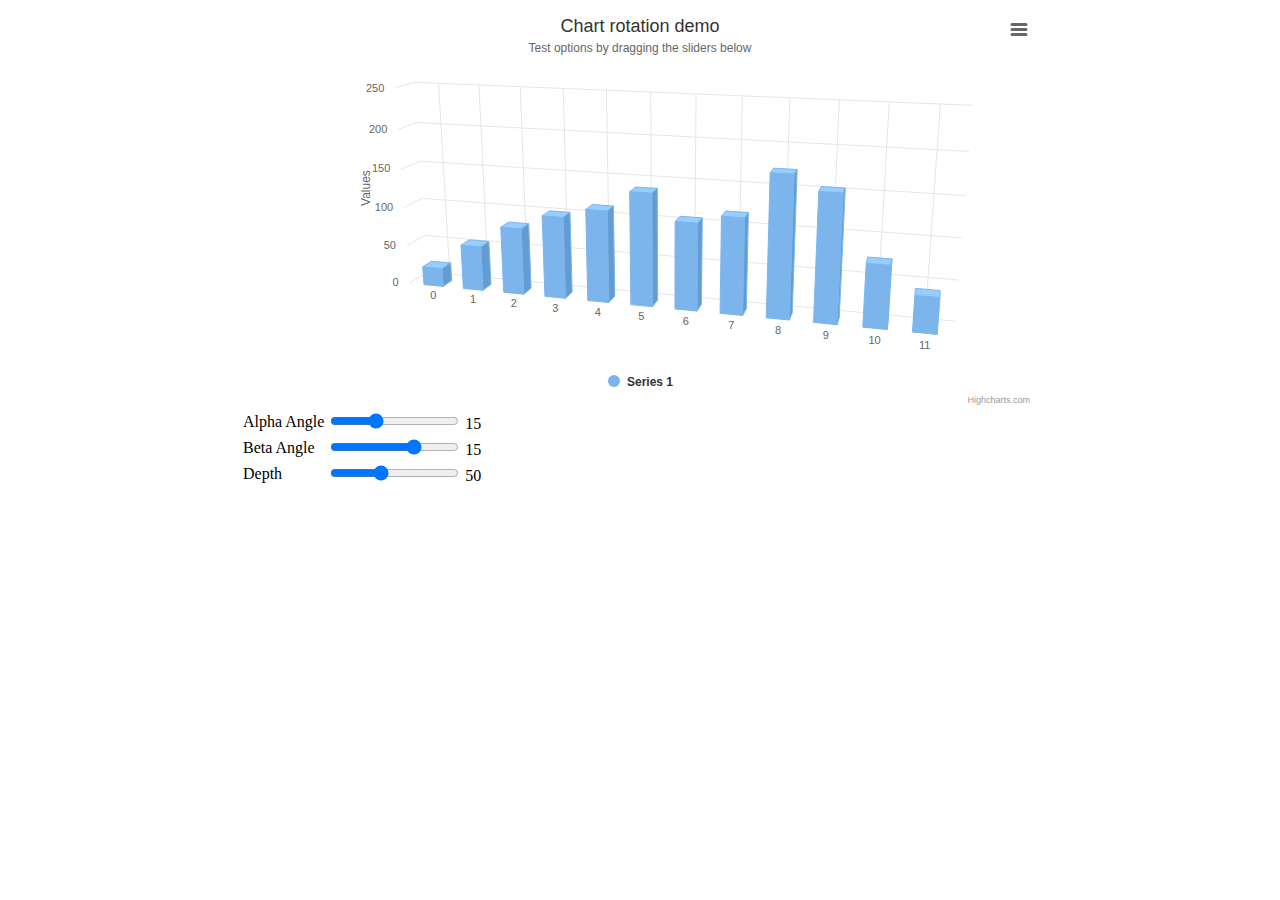
<file: HW L19/plugins/Highcharts-6.0.1/examples/3d-column-interactive/index.htm>
<!DOCTYPE HTML>
<html>
	<head>
		<meta http-equiv="Content-Type" content="text/html; charset=utf-8">
		<title>Highcharts Example</title>

		<style type="text/css">
#container, #sliders {
    min-width: 310px; 
    max-width: 800px;
    margin: 0 auto;
}
#container {
    height: 400px; 
}
		</style>
	</head>
	<body>
<script src="https://code.jquery.com/jquery-3.1.1.min.js"></script>
<script src="../../code/highcharts.js"></script>
<script src="../../code/highcharts-3d.js"></script>
<script src="../../code/modules/exporting.js"></script>

<div id="container"></div>
<div id="sliders">
    <table>
        <tr>
        	<td>Alpha Angle</td>
        	<td><input id="alpha" type="range" min="0" max="45" value="15"/> <span id="alpha-value" class="value"></span></td>
        </tr>
        <tr>
        	<td>Beta Angle</td>
        	<td><input id="beta" type="range" min="-45" max="45" value="15"/> <span id="beta-value" class="value"></span></td>
        </tr>
        <tr>
        	<td>Depth</td>
        	<td><input id="depth" type="range" min="20" max="100" value="50"/> <span id="depth-value" class="value"></span></td>
        </tr>
    </table>
</div>


		<script type="text/javascript">

// Set up the chart
var chart = new Highcharts.Chart({
    chart: {
        renderTo: 'container',
        type: 'column',
        options3d: {
            enabled: true,
            alpha: 15,
            beta: 15,
            depth: 50,
            viewDistance: 25
        }
    },
    title: {
        text: 'Chart rotation demo'
    },
    subtitle: {
        text: 'Test options by dragging the sliders below'
    },
    plotOptions: {
        column: {
            depth: 25
        }
    },
    series: [{
        data: [29.9, 71.5, 106.4, 129.2, 144.0, 176.0, 135.6, 148.5, 216.4, 194.1, 95.6, 54.4]
    }]
});

function showValues() {
    $('#alpha-value').html(chart.options.chart.options3d.alpha);
    $('#beta-value').html(chart.options.chart.options3d.beta);
    $('#depth-value').html(chart.options.chart.options3d.depth);
}

// Activate the sliders
$('#sliders input').on('input change', function () {
    chart.options.chart.options3d[this.id] = parseFloat(this.value);
    showValues();
    chart.redraw(false);
});

showValues();
		</script>
	</body>
</html>
</file>
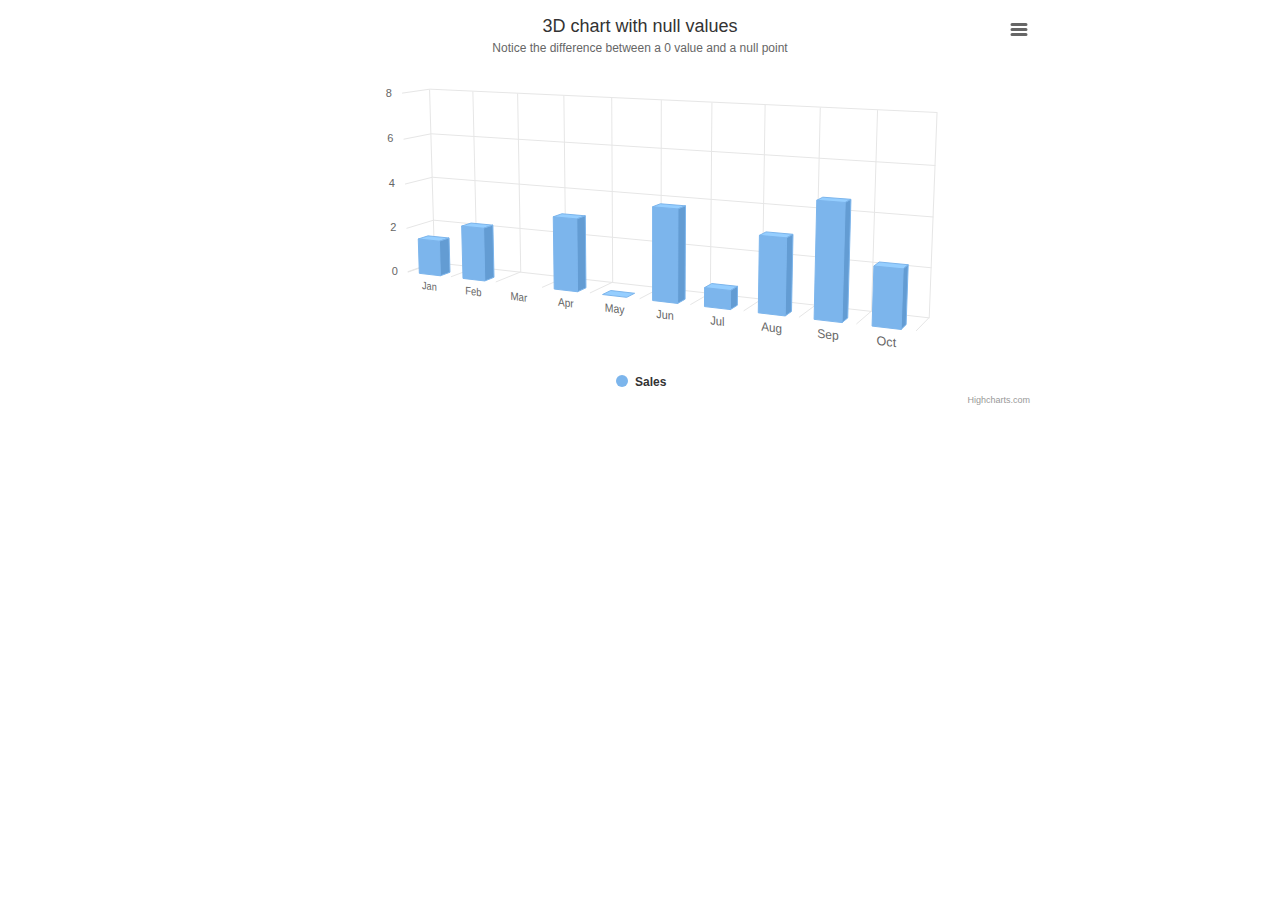
<file: HW L19/plugins/Highcharts-6.0.1/examples/3d-column-null-values/index.htm>
<!DOCTYPE HTML>
<html>
	<head>
		<meta http-equiv="Content-Type" content="text/html; charset=utf-8">
		<title>Highcharts Example</title>

		<style type="text/css">
#container {
    height: 400px; 
    min-width: 310px; 
    max-width: 800px;
    margin: 0 auto;
}
		</style>
	</head>
	<body>

<script src="../../code/highcharts.js"></script>
<script src="../../code/highcharts-3d.js"></script>
<script src="../../code/modules/exporting.js"></script>

<div id="container" style="height: 400px"></div>


		<script type="text/javascript">

Highcharts.chart('container', {
    chart: {
        type: 'column',
        options3d: {
            enabled: true,
            alpha: 10,
            beta: 25,
            depth: 70
        }
    },
    title: {
        text: '3D chart with null values'
    },
    subtitle: {
        text: 'Notice the difference between a 0 value and a null point'
    },
    plotOptions: {
        column: {
            depth: 25
        }
    },
    xAxis: {
        categories: Highcharts.getOptions().lang.shortMonths,
        labels: {
            skew3d: true,
            style: {
                fontSize: '16px'
            }
        }
    },
    yAxis: {
        title: {
            text: null
        }
    },
    series: [{
        name: 'Sales',
        data: [2, 3, null, 4, 0, 5, 1, 4, 6, 3]
    }]
});
		</script>
	</body>
</html>
</file>
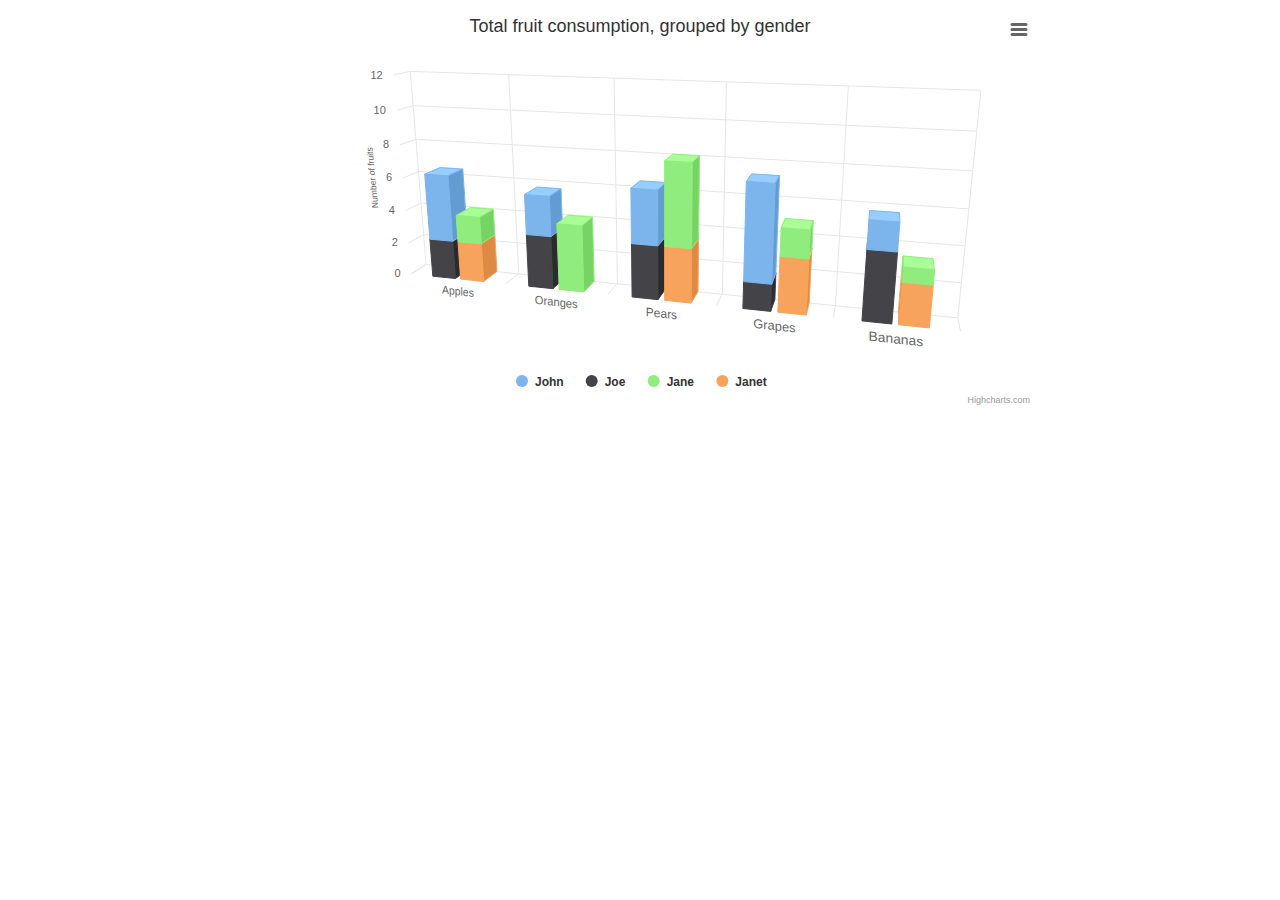
<file: HW L19/plugins/Highcharts-6.0.1/examples/3d-column-stacking-grouping/index.htm>
<!DOCTYPE HTML>
<html>
	<head>
		<meta http-equiv="Content-Type" content="text/html; charset=utf-8">
		<title>Highcharts Example</title>

		<style type="text/css">
#container {
    height: 400px; 
    min-width: 310px; 
    max-width: 800px;
    margin: 0 auto;
}
		</style>
	</head>
	<body>

<script src="../../code/highcharts.js"></script>
<script src="../../code/highcharts-3d.js"></script>
<script src="../../code/modules/exporting.js"></script>

<div id="container" style="height: 400px"></div>


		<script type="text/javascript">

Highcharts.chart('container', {
    chart: {
        type: 'column',
        options3d: {
            enabled: true,
            alpha: 15,
            beta: 15,
            viewDistance: 25,
            depth: 40
        }
    },

    title: {
        text: 'Total fruit consumption, grouped by gender'
    },

    xAxis: {
        categories: ['Apples', 'Oranges', 'Pears', 'Grapes', 'Bananas'],
        labels: {
            skew3d: true,
            style: {
                fontSize: '16px'
            }
        }
    },

    yAxis: {
        allowDecimals: false,
        min: 0,
        title: {
            text: 'Number of fruits',
            skew3d: true
        }
    },

    tooltip: {
        headerFormat: '<b>{point.key}</b><br>',
        pointFormat: '<span style="color:{series.color}">\u25CF</span> {series.name}: {point.y} / {point.stackTotal}'
    },

    plotOptions: {
        column: {
            stacking: 'normal',
            depth: 40
        }
    },

    series: [{
        name: 'John',
        data: [5, 3, 4, 7, 2],
        stack: 'male'
    }, {
        name: 'Joe',
        data: [3, 4, 4, 2, 5],
        stack: 'male'
    }, {
        name: 'Jane',
        data: [2, 5, 6, 2, 1],
        stack: 'female'
    }, {
        name: 'Janet',
        data: [3, 0, 4, 4, 3],
        stack: 'female'
    }]
});


		</script>
	</body>
</html>
</file>
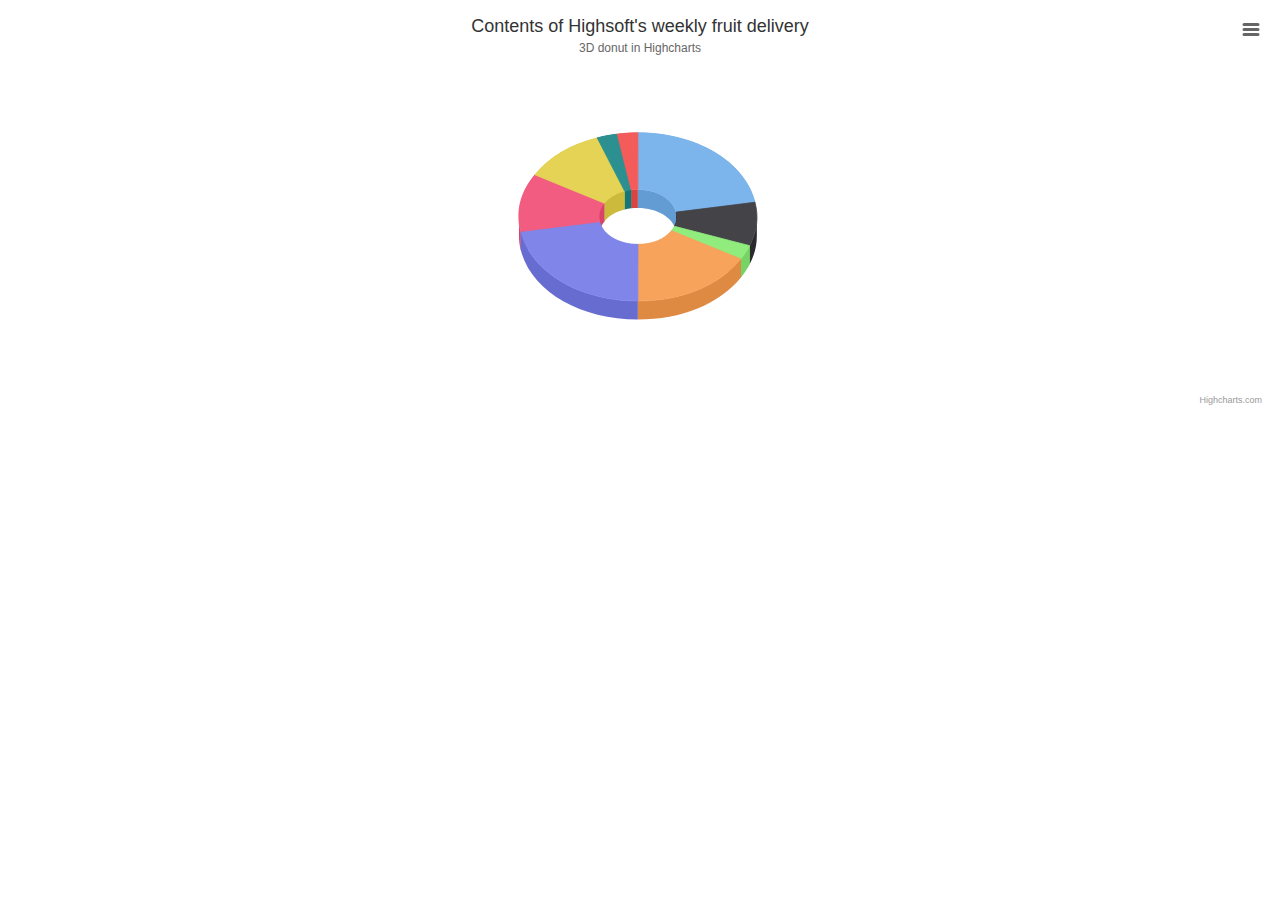
<file: HW L19/plugins/Highcharts-6.0.1/examples/3d-pie-donut/index.htm>
<!DOCTYPE HTML>
<html>
	<head>
		<meta http-equiv="Content-Type" content="text/html; charset=utf-8">
		<title>Highcharts Example</title>

		<style type="text/css">

		</style>
	</head>
	<body>

<script src="../../code/highcharts.js"></script>
<script src="../../code/highcharts-3d.js"></script>
<script src="../../code/modules/exporting.js"></script>

<div id="container" style="height: 400px"></div>


		<script type="text/javascript">

Highcharts.chart('container', {
    chart: {
        type: 'pie',
        options3d: {
            enabled: true,
            alpha: 45
        }
    },
    title: {
        text: 'Contents of Highsoft\'s weekly fruit delivery'
    },
    subtitle: {
        text: '3D donut in Highcharts'
    },
    plotOptions: {
        pie: {
            innerSize: 100,
            depth: 45
        }
    },
    series: [{
        name: 'Delivered amount',
        data: [
            ['Bananas', 8],
            ['Kiwi', 3],
            ['Mixed nuts', 1],
            ['Oranges', 6],
            ['Apples', 8],
            ['Pears', 4],
            ['Clementines', 4],
            ['Reddish (bag)', 1],
            ['Grapes (bunch)', 1]
        ]
    }]
});
		</script>
	</body>
</html>
</file>
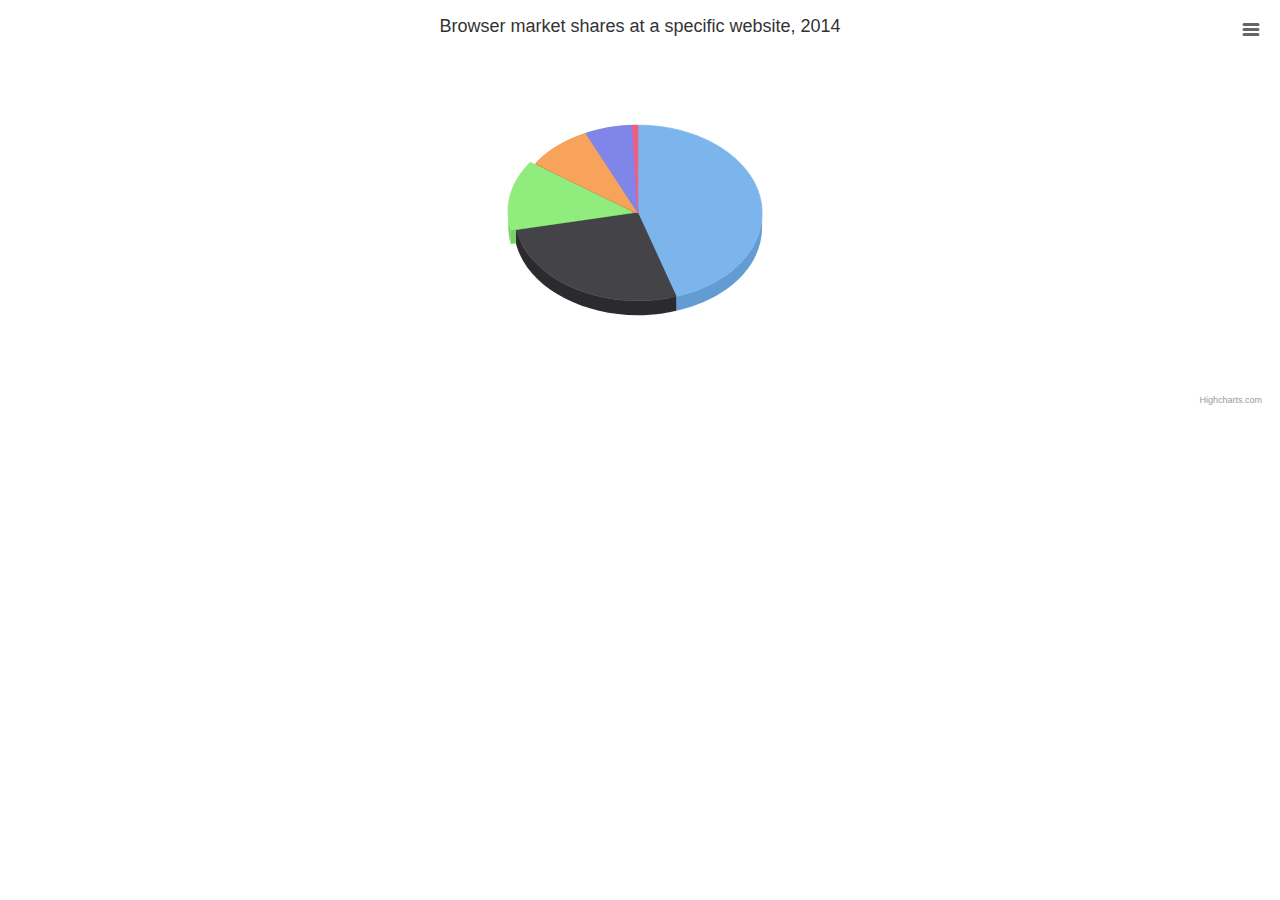
<file: HW L19/plugins/Highcharts-6.0.1/examples/3d-pie/index.htm>
<!DOCTYPE HTML>
<html>
	<head>
		<meta http-equiv="Content-Type" content="text/html; charset=utf-8">
		<title>Highcharts Example</title>

		<style type="text/css">

		</style>
	</head>
	<body>

<script src="../../code/highcharts.js"></script>
<script src="../../code/highcharts-3d.js"></script>
<script src="../../code/modules/exporting.js"></script>

<div id="container" style="height: 400px"></div>


		<script type="text/javascript">

Highcharts.chart('container', {
    chart: {
        type: 'pie',
        options3d: {
            enabled: true,
            alpha: 45,
            beta: 0
        }
    },
    title: {
        text: 'Browser market shares at a specific website, 2014'
    },
    tooltip: {
        pointFormat: '{series.name}: <b>{point.percentage:.1f}%</b>'
    },
    plotOptions: {
        pie: {
            allowPointSelect: true,
            cursor: 'pointer',
            depth: 35,
            dataLabels: {
                enabled: true,
                format: '{point.name}'
            }
        }
    },
    series: [{
        type: 'pie',
        name: 'Browser share',
        data: [
            ['Firefox', 45.0],
            ['IE', 26.8],
            {
                name: 'Chrome',
                y: 12.8,
                sliced: true,
                selected: true
            },
            ['Safari', 8.5],
            ['Opera', 6.2],
            ['Others', 0.7]
        ]
    }]
});
		</script>
	</body>
</html>
</file>
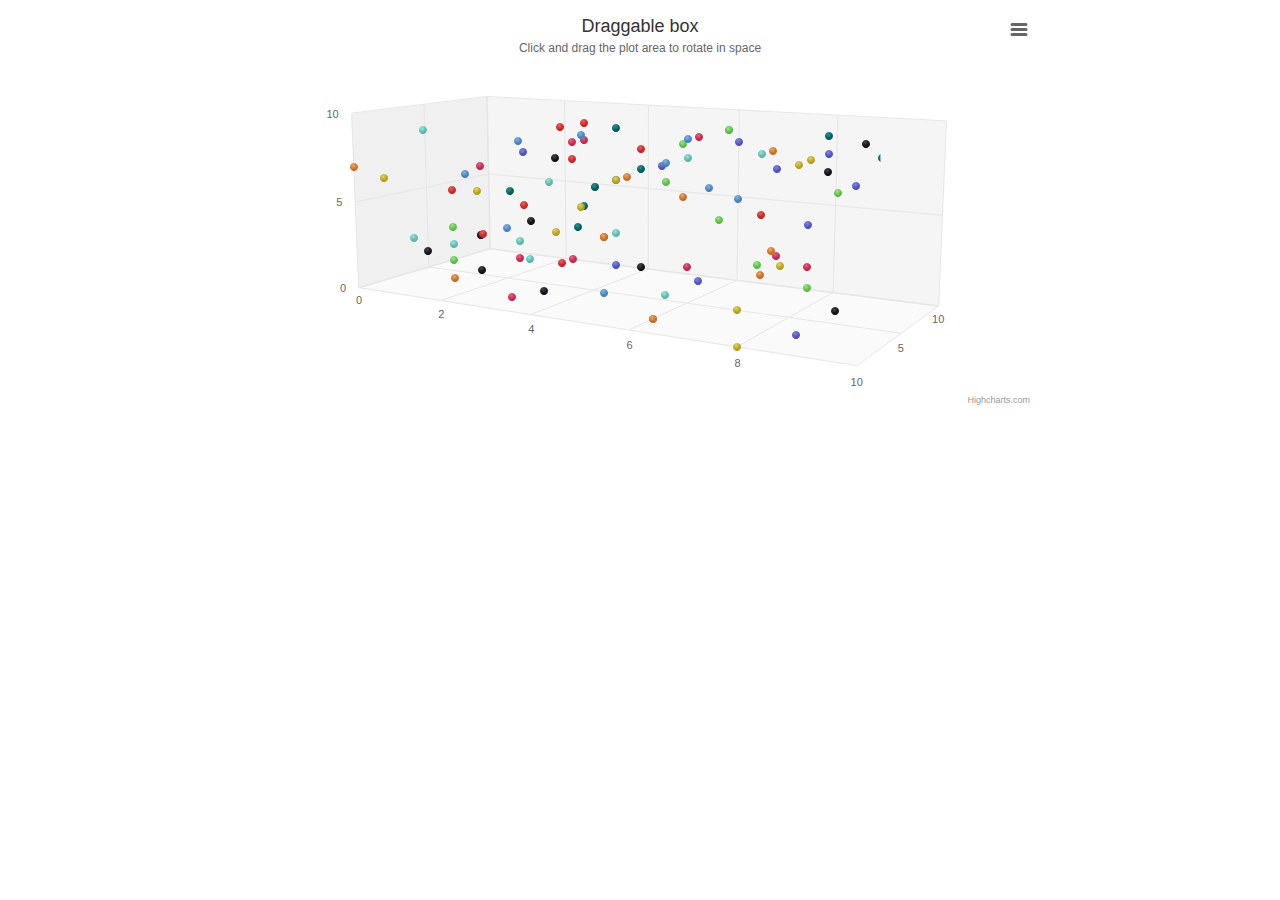
<file: HW L19/plugins/Highcharts-6.0.1/examples/3d-scatter-draggable/index.htm>
<!DOCTYPE HTML>
<html>
	<head>
		<meta http-equiv="Content-Type" content="text/html; charset=utf-8">
		<title>Highcharts Example</title>

		<style type="text/css">
#container {
    height: 400px; 
    min-width: 310px; 
    max-width: 800px;
    margin: 0 auto;
}
		</style>
	</head>
	<body>
<script src="https://code.jquery.com/jquery-3.1.1.min.js"></script>

<script src="../../code/highcharts.js"></script>
<script src="../../code/highcharts-3d.js"></script>
<script src="../../code/modules/exporting.js"></script>

<div id="container" style="height: 400px"></div>


		<script type="text/javascript">
// Give the points a 3D feel by adding a radial gradient
Highcharts.getOptions().colors = $.map(Highcharts.getOptions().colors, function (color) {
    return {
        radialGradient: {
            cx: 0.4,
            cy: 0.3,
            r: 0.5
        },
        stops: [
            [0, color],
            [1, Highcharts.Color(color).brighten(-0.2).get('rgb')]
        ]
    };
});

// Set up the chart
var chart = new Highcharts.Chart({
    chart: {
        renderTo: 'container',
        margin: 100,
        type: 'scatter3d',
        options3d: {
            enabled: true,
            alpha: 10,
            beta: 30,
            depth: 250,
            viewDistance: 5,
            fitToPlot: false,
            frame: {
                bottom: { size: 1, color: 'rgba(0,0,0,0.02)' },
                back: { size: 1, color: 'rgba(0,0,0,0.04)' },
                side: { size: 1, color: 'rgba(0,0,0,0.06)' }
            }
        }
    },
    title: {
        text: 'Draggable box'
    },
    subtitle: {
        text: 'Click and drag the plot area to rotate in space'
    },
    plotOptions: {
        scatter: {
            width: 10,
            height: 10,
            depth: 10
        }
    },
    yAxis: {
        min: 0,
        max: 10,
        title: null
    },
    xAxis: {
        min: 0,
        max: 10,
        gridLineWidth: 1
    },
    zAxis: {
        min: 0,
        max: 10,
        showFirstLabel: false
    },
    legend: {
        enabled: false
    },
    series: [{
        name: 'Reading',
        colorByPoint: true,
        data: [[1, 6, 5], [8, 7, 9], [1, 3, 4], [4, 6, 8], [5, 7, 7], [6, 9, 6], [7, 0, 5], [2, 3, 3], [3, 9, 8], [3, 6, 5], [4, 9, 4], [2, 3, 3], [6, 9, 9], [0, 7, 0], [7, 7, 9], [7, 2, 9], [0, 6, 2], [4, 6, 7], [3, 7, 7], [0, 1, 7], [2, 8, 6], [2, 3, 7], [6, 4, 8], [3, 5, 9], [7, 9, 5], [3, 1, 7], [4, 4, 2], [3, 6, 2], [3, 1, 6], [6, 8, 5], [6, 6, 7], [4, 1, 1], [7, 2, 7], [7, 7, 0], [8, 8, 9], [9, 4, 1], [8, 3, 4], [9, 8, 9], [3, 5, 3], [0, 2, 4], [6, 0, 2], [2, 1, 3], [5, 8, 9], [2, 1, 1], [9, 7, 6], [3, 0, 2], [9, 9, 0], [3, 4, 8], [2, 6, 1], [8, 9, 2], [7, 6, 5], [6, 3, 1], [9, 3, 1], [8, 9, 3], [9, 1, 0], [3, 8, 7], [8, 0, 0], [4, 9, 7], [8, 6, 2], [4, 3, 0], [2, 3, 5], [9, 1, 4], [1, 1, 4], [6, 0, 2], [6, 1, 6], [3, 8, 8], [8, 8, 7], [5, 5, 0], [3, 9, 6], [5, 4, 3], [6, 8, 3], [0, 1, 5], [6, 7, 3], [8, 3, 2], [3, 8, 3], [2, 1, 6], [4, 6, 7], [8, 9, 9], [5, 4, 2], [6, 1, 3], [6, 9, 5], [4, 8, 2], [9, 7, 4], [5, 4, 2], [9, 6, 1], [2, 7, 3], [4, 5, 4], [6, 8, 1], [3, 4, 0], [2, 2, 6], [5, 1, 2], [9, 9, 7], [6, 9, 9], [8, 4, 3], [4, 1, 7], [6, 2, 5], [0, 4, 9], [3, 5, 9], [6, 9, 1], [1, 9, 2]]
    }]
});


// Add mouse events for rotation
$(chart.container).on('mousedown.hc touchstart.hc', function (eStart) {
    eStart = chart.pointer.normalize(eStart);

    var posX = eStart.chartX,
        posY = eStart.chartY,
        alpha = chart.options.chart.options3d.alpha,
        beta = chart.options.chart.options3d.beta,
        newAlpha,
        newBeta,
        sensitivity = 5; // lower is more sensitive

    $(document).on({
        'mousemove.hc touchmove.hc': function (e) {
            // Run beta
            e = chart.pointer.normalize(e);
            newBeta = beta + (posX - e.chartX) / sensitivity;
            chart.options.chart.options3d.beta = newBeta;

            // Run alpha
            newAlpha = alpha + (e.chartY - posY) / sensitivity;
            chart.options.chart.options3d.alpha = newAlpha;

            chart.redraw(false);
        },
        'mouseup touchend': function () {
            $(document).off('.hc');
        }
    });
});

		</script>
	</body>
</html>
</file>
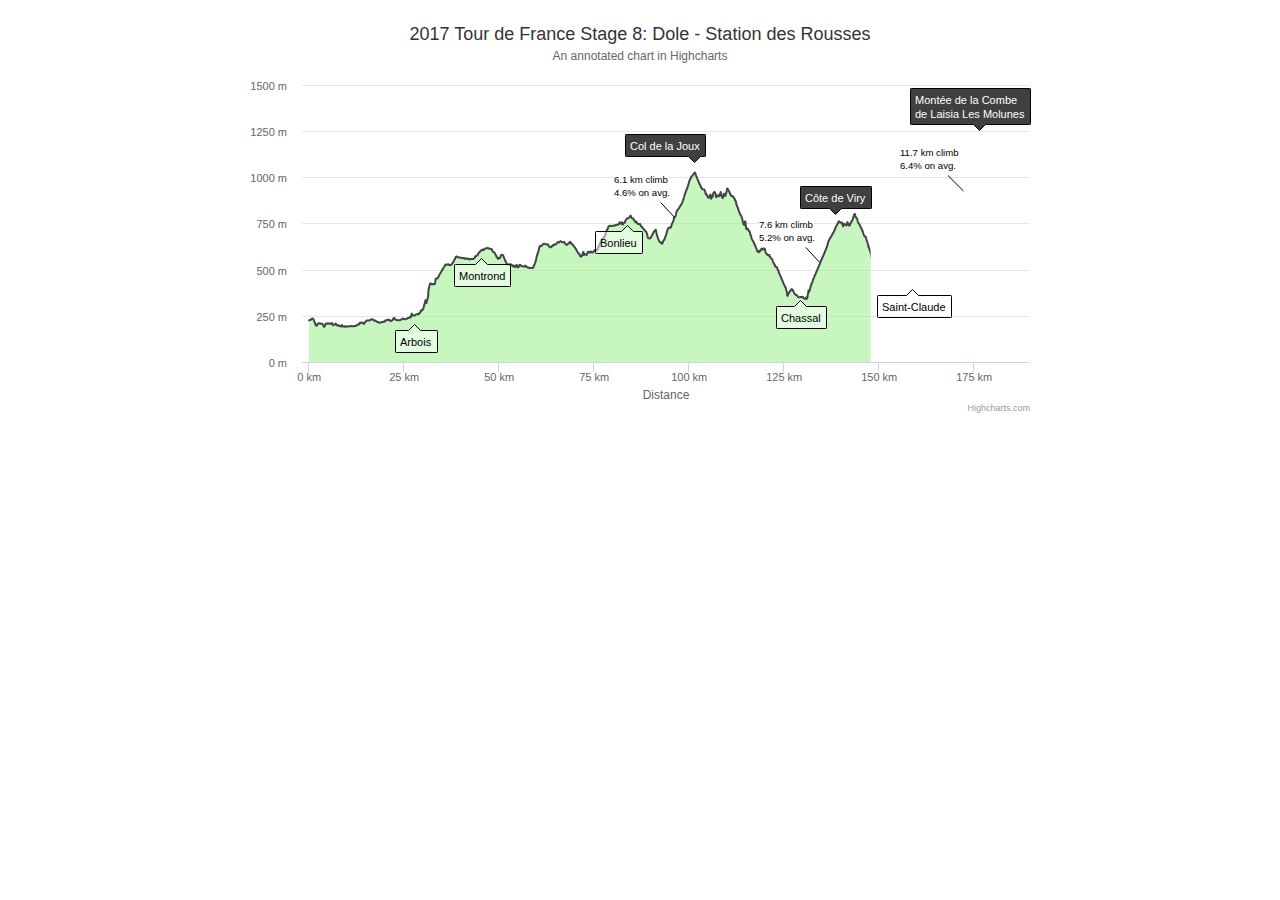
<file: HW L19/plugins/Highcharts-6.0.1/examples/annotations/index.htm>
<!DOCTYPE HTML>
<html>
	<head>
		<meta http-equiv="Content-Type" content="text/html; charset=utf-8">
		<title>Highcharts Example</title>

		<style type="text/css">
#container {
    max-width: 800px;
    height: 400px;
    margin: 1em auto;
}
		</style>
	</head>
	<body>
<script src="https://code.jquery.com/jquery-3.1.1.min.js"></script>
<script src="../../code/highcharts.js"></script>
<script src="../../code/modules/annotations.js"></script>

<div id="container" style="height: 400px; min-width: 380px"></div>




		<script type="text/javascript">
// Data generated from http://www.bikeforums.net/professional-cycling-fans/1113087-2017-tour-de-france-gpx-tcx-files.html
var elevationData = [
    [0.0, 225],
    [0.1, 226],
    [0.2, 228],
    [0.3, 228],
    [0.4, 229],
    [0.5, 229],
    [0.6, 230],
    [0.7, 234],
    [0.8, 235],
    [0.9, 236],
    [1.0, 235],
    [1.1, 232],
    [1.2, 228],
    [1.3, 223],
    [1.4, 218],
    [1.5, 214],
    [1.6, 207],
    [1.7, 202],
    [1.8, 198],
    [1.9, 196],
    [2.0, 197],
    [2.1, 200],
    [2.2, 205],
    [2.3, 206],
    [2.4, 210],
    [2.5, 210],
    [2.6, 210],
    [2.7, 209],
    [2.8, 208],
    [2.9, 207],
    [3.0, 209],
    [3.1, 208],
    [3.2, 207],
    [3.3, 207],
    [3.4, 206],
    [3.5, 206],
    [3.6, 205],
    [3.7, 201],
    [3.8, 195],
    [3.9, 191],
    [4.0, 191],
    [4.1, 195],
    [4.2, 199],
    [4.3, 203],
    [4.4, 208],
    [4.5, 208],
    [4.6, 208],
    [4.7, 208],
    [4.8, 209],
    [4.9, 207],
    [5.0, 207],
    [5.1, 208],
    [5.2, 209],
    [5.3, 208],
    [5.4, 210],
    [5.5, 209],
    [5.6, 209],
    [5.7, 206],
    [5.8, 207],
    [5.9, 209],
    [6.0, 211],
    [6.1, 206],
    [6.2, 201],
    [6.3, 199],
    [6.4, 200],
    [6.5, 202],
    [6.6, 203],
    [6.7, 202],
    [6.8, 204],
    [6.9, 206],
    [7.0, 208],
    [7.1, 205],
    [7.2, 202],
    [7.3, 198],
    [7.4, 198],
    [7.5, 198],
    [7.6, 198],
    [7.7, 198],
    [7.8, 199],
    [7.9, 197],
    [8.0, 194],
    [8.1, 194],
    [8.2, 195],
    [8.3, 195],
    [8.4, 196],
    [8.5, 192],
    [8.6, 200],
    [8.7, 197],
    [8.8, 194],
    [8.9, 194],
    [9.0, 193],
    [9.1, 192],
    [9.2, 192],
    [9.3, 193],
    [9.4, 191],
    [9.5, 191],
    [9.6, 193],
    [9.7, 193],
    [9.8, 194],
    [9.9, 192],
    [10.0, 192],
    [10.1, 192],
    [10.2, 192],
    [10.3, 192],
    [10.4, 193],
    [10.5, 193],
    [10.6, 193],
    [10.7, 193],
    [10.8, 194],
    [10.9, 194],
    [11.0, 194],
    [11.1, 195],
    [11.2, 194],
    [11.3, 194],
    [11.4, 194],
    [11.5, 194],
    [11.6, 193],
    [11.7, 194],
    [11.8, 194],
    [11.9, 194],
    [12.0, 195],
    [12.1, 195],
    [12.2, 195],
    [12.3, 197],
    [12.4, 197],
    [12.5, 197],
    [12.6, 198],
    [12.7, 201],
    [12.8, 202],
    [12.9, 203],
    [13.0, 205],
    [13.1, 205],
    [13.2, 204],
    [13.3, 210],
    [13.4, 213],
    [13.5, 212],
    [13.6, 213],
    [13.7, 213],
    [13.8, 213],
    [13.9, 214],
    [14.0, 214],
    [14.1, 212],
    [14.2, 209],
    [14.3, 207],
    [14.4, 207],
    [14.5, 208],
    [14.6, 211],
    [14.7, 215],
    [14.8, 219],
    [14.9, 219],
    [15.0, 221],
    [15.1, 224],
    [15.2, 224],
    [15.3, 225],
    [15.4, 225],
    [15.5, 225],
    [15.6, 225],
    [15.7, 225],
    [15.8, 225],
    [15.9, 226],
    [16.0, 226],
    [16.1, 227],
    [16.2, 227],
    [16.3, 230],
    [16.4, 231],
    [16.5, 231],
    [16.6, 232],
    [16.7, 230],
    [16.8, 229],
    [16.9, 228],
    [17.0, 226],
    [17.1, 226],
    [17.2, 224],
    [17.3, 223],
    [17.4, 224],
    [17.5, 223],
    [17.6, 221],
    [17.7, 220],
    [17.8, 218],
    [17.9, 217],
    [18.0, 216],
    [18.1, 216],
    [18.2, 215],
    [18.3, 214],
    [18.4, 213],
    [18.5, 212],
    [18.6, 212],
    [18.7, 213],
    [18.8, 214],
    [18.9, 215],
    [19.0, 215],
    [19.1, 216],
    [19.2, 217],
    [19.3, 216],
    [19.4, 216],
    [19.5, 217],
    [19.6, 219],
    [19.7, 218],
    [19.8, 218],
    [19.9, 220],
    [20.0, 224],
    [20.1, 224],
    [20.2, 225],
    [20.3, 224],
    [20.4, 225],
    [20.5, 228],
    [20.6, 228],
    [20.7, 227],
    [20.8, 228],
    [20.9, 228],
    [21.0, 228],
    [21.1, 229],
    [21.2, 225],
    [21.3, 223],
    [21.4, 222],
    [21.5, 222],
    [21.6, 223],
    [21.7, 224],
    [21.8, 224],
    [21.9, 226],
    [22.0, 228],
    [22.1, 233],
    [22.2, 237],
    [22.3, 237],
    [22.4, 238],
    [22.5, 236],
    [22.6, 232],
    [22.7, 232],
    [22.8, 228],
    [22.9, 227],
    [23.0, 227],
    [23.1, 227],
    [23.2, 227],
    [23.3, 226],
    [23.4, 226],
    [23.5, 226],
    [23.6, 226],
    [23.7, 226],
    [23.8, 226],
    [23.9, 226],
    [24.0, 228],
    [24.1, 228],
    [24.2, 229],
    [24.3, 230],
    [24.4, 230],
    [24.5, 233],
    [24.6, 235],
    [24.7, 234],
    [24.8, 234],
    [24.9, 233],
    [25.0, 233],
    [25.1, 232],
    [25.2, 232],
    [25.3, 232],
    [25.4, 232],
    [25.5, 234],
    [25.6, 234],
    [25.7, 234],
    [25.8, 234],
    [25.9, 237],
    [26.0, 238],
    [26.1, 238],
    [26.2, 238],
    [26.3, 240],
    [26.4, 240],
    [26.5, 244],
    [26.6, 241],
    [26.7, 241],
    [26.8, 245],
    [26.9, 254],
    [27.0, 262],
    [27.1, 255],
    [27.2, 255],
    [27.3, 251],
    [27.4, 252],
    [27.5, 253],
    [27.6, 253],
    [27.7, 251],
    [27.8, 251],
    [27.9, 254],
    [28.0, 255],
    [28.1, 257],
    [28.2, 259],
    [28.3, 259],
    [28.4, 259],
    [28.5, 260],
    [28.6, 258],
    [28.7, 258],
    [28.8, 262],
    [28.9, 260],
    [29.0, 262],
    [29.1, 266],
    [29.2, 268],
    [29.3, 270],
    [29.4, 278],
    [29.5, 276],
    [29.6, 278],
    [29.7, 282],
    [29.8, 281],
    [29.9, 284],
    [30.0, 287],
    [30.1, 292],
    [30.2, 303],
    [30.3, 309],
    [30.4, 317],
    [30.5, 324],
    [30.6, 334],
    [30.7, 334],
    [30.8, 319],
    [30.9, 321],
    [31.0, 333],
    [31.1, 337],
    [31.2, 345],
    [31.3, 352],
    [31.4, 386],
    [31.5, 398],
    [31.6, 406],
    [31.7, 416],
    [31.8, 423],
    [31.9, 425],
    [32.0, 425],
    [32.1, 424],
    [32.2, 423],
    [32.3, 421],
    [32.4, 421],
    [32.5, 422],
    [32.6, 421],
    [32.7, 421],
    [32.8, 421],
    [32.9, 421],
    [33.0, 421],
    [33.1, 423],
    [33.2, 435],
    [33.3, 450],
    [33.4, 451],
    [33.5, 452],
    [33.6, 452],
    [33.7, 452],
    [33.8, 452],
    [33.9, 455],
    [34.0, 459],
    [34.1, 465],
    [34.2, 469],
    [34.3, 473],
    [34.4, 476],
    [34.5, 480],
    [34.6, 483],
    [34.7, 487],
    [34.8, 490],
    [34.9, 494],
    [35.0, 497],
    [35.1, 502],
    [35.2, 504],
    [35.3, 507],
    [35.4, 511],
    [35.5, 514],
    [35.6, 518],
    [35.7, 521],
    [35.8, 524],
    [35.9, 527],
    [36.0, 528],
    [36.1, 525],
    [36.2, 526],
    [36.3, 528],
    [36.4, 528],
    [36.5, 528],
    [36.6, 529],
    [36.7, 528],
    [36.8, 526],
    [36.9, 525],
    [37.0, 524],
    [37.1, 524],
    [37.2, 524],
    [37.3, 525],
    [37.4, 528],
    [37.5, 528],
    [37.6, 532],
    [37.7, 534],
    [37.8, 538],
    [37.9, 540],
    [38.0, 544],
    [38.1, 546],
    [38.2, 554],
    [38.3, 555],
    [38.4, 559],
    [38.5, 566],
    [38.6, 568],
    [38.7, 571],
    [38.8, 571],
    [38.9, 570],
    [39.0, 569],
    [39.1, 567],
    [39.2, 567],
    [39.3, 566],
    [39.4, 566],
    [39.5, 566],
    [39.6, 566],
    [39.7, 566],
    [39.8, 566],
    [39.9, 565],
    [40.0, 563],
    [40.1, 562],
    [40.2, 563],
    [40.3, 563],
    [40.4, 562],
    [40.5, 562],
    [40.6, 562],
    [40.7, 561],
    [40.8, 563],
    [40.9, 561],
    [41.0, 559],
    [41.1, 559],
    [41.2, 559],
    [41.3, 558],
    [41.4, 559],
    [41.5, 560],
    [41.6, 560],
    [41.7, 560],
    [41.8, 559],
    [41.9, 557],
    [42.0, 556],
    [42.1, 555],
    [42.2, 555],
    [42.3, 556],
    [42.4, 557],
    [42.5, 557],
    [42.6, 557],
    [42.7, 557],
    [42.8, 557],
    [42.9, 557],
    [43.0, 557],
    [43.1, 557],
    [43.2, 558],
    [43.3, 559],
    [43.4, 560],
    [43.5, 563],
    [43.6, 566],
    [43.7, 570],
    [43.8, 572],
    [43.9, 575],
    [44.0, 573],
    [44.1, 576],
    [44.2, 577],
    [44.3, 579],
    [44.4, 581],
    [44.5, 584],
    [44.6, 591],
    [44.7, 593],
    [44.8, 594],
    [44.9, 596],
    [45.0, 599],
    [45.1, 601],
    [45.2, 601],
    [45.3, 604],
    [45.4, 607],
    [45.5, 607],
    [45.6, 607],
    [45.7, 607],
    [45.8, 605],
    [45.9, 607],
    [46.0, 609],
    [46.1, 612],
    [46.2, 613],
    [46.3, 614],
    [46.4, 614],
    [46.5, 614],
    [46.6, 616],
    [46.7, 616],
    [46.8, 615],
    [46.9, 615],
    [47.0, 618],
    [47.1, 617],
    [47.2, 615],
    [47.3, 614],
    [47.4, 613],
    [47.5, 613],
    [47.6, 613],
    [47.7, 613],
    [47.8, 612],
    [47.9, 612],
    [48.0, 609],
    [48.1, 610],
    [48.2, 603],
    [48.3, 598],
    [48.4, 598],
    [48.5, 596],
    [48.6, 595],
    [48.7, 593],
    [48.8, 590],
    [48.9, 587],
    [49.0, 583],
    [49.1, 580],
    [49.2, 576],
    [49.3, 569],
    [49.4, 568],
    [49.5, 566],
    [49.6, 560],
    [49.7, 559],
    [49.8, 558],
    [49.9, 562],
    [50.0, 564],
    [50.1, 563],
    [50.2, 563],
    [50.3, 567],
    [50.4, 574],
    [50.5, 577],
    [50.6, 580],
    [50.7, 581],
    [50.8, 579],
    [50.9, 579],
    [51.0, 578],
    [51.1, 574],
    [51.2, 569],
    [51.3, 564],
    [51.4, 558],
    [51.5, 554],
    [51.6, 550],
    [51.7, 543],
    [51.8, 539],
    [51.9, 536],
    [52.0, 532],
    [52.1, 530],
    [52.2, 529],
    [52.3, 528],
    [52.4, 528],
    [52.5, 528],
    [52.6, 528],
    [52.7, 527],
    [52.8, 527],
    [52.9, 528],
    [53.0, 529],
    [53.1, 528],
    [53.2, 526],
    [53.3, 526],
    [53.4, 524],
    [53.5, 519],
    [53.6, 517],
    [53.7, 517],
    [53.8, 522],
    [53.9, 521],
    [54.0, 520],
    [54.1, 518],
    [54.2, 513],
    [54.3, 518],
    [54.4, 520],
    [54.5, 523],
    [54.6, 526],
    [54.7, 522],
    [54.8, 513],
    [54.9, 512],
    [55.0, 513],
    [55.1, 513],
    [55.2, 518],
    [55.3, 522],
    [55.4, 526],
    [55.5, 526],
    [55.6, 525],
    [55.7, 522],
    [55.8, 520],
    [55.9, 519],
    [56.0, 518],
    [56.1, 518],
    [56.2, 518],
    [56.3, 517],
    [56.4, 516],
    [56.5, 517],
    [56.6, 517],
    [56.7, 517],
    [56.8, 521],
    [56.9, 522],
    [57.0, 518],
    [57.1, 517],
    [57.2, 514],
    [57.3, 515],
    [57.4, 513],
    [57.5, 511],
    [57.6, 511],
    [57.7, 511],
    [57.8, 510],
    [57.9, 510],
    [58.0, 509],
    [58.1, 509],
    [58.2, 509],
    [58.3, 509],
    [58.4, 509],
    [58.5, 509],
    [58.6, 509],
    [58.7, 509],
    [58.8, 509],
    [58.9, 510],
    [59.0, 510],
    [59.1, 521],
    [59.2, 524],
    [59.3, 528],
    [59.4, 533],
    [59.5, 539],
    [59.6, 545],
    [59.7, 551],
    [59.8, 562],
    [59.9, 572],
    [60.0, 579],
    [60.1, 585],
    [60.2, 593],
    [60.3, 596],
    [60.4, 605],
    [60.5, 617],
    [60.6, 620],
    [60.7, 627],
    [60.8, 628],
    [60.9, 627],
    [61.0, 627],
    [61.1, 628],
    [61.2, 629],
    [61.3, 632],
    [61.4, 634],
    [61.5, 638],
    [61.6, 637],
    [61.7, 638],
    [61.8, 639],
    [61.9, 640],
    [62.0, 640],
    [62.1, 639],
    [62.2, 639],
    [62.3, 637],
    [62.4, 637],
    [62.5, 636],
    [62.6, 637],
    [62.7, 636],
    [62.8, 637],
    [62.9, 635],
    [63.0, 629],
    [63.1, 626],
    [63.2, 626],
    [63.3, 623],
    [63.4, 621],
    [63.5, 621],
    [63.6, 621],
    [63.7, 622],
    [63.8, 625],
    [63.9, 626],
    [64.0, 629],
    [64.1, 631],
    [64.2, 633],
    [64.3, 631],
    [64.4, 632],
    [64.5, 634],
    [64.6, 637],
    [64.7, 637],
    [64.8, 637],
    [64.9, 637],
    [65.0, 638],
    [65.1, 641],
    [65.2, 644],
    [65.3, 646],
    [65.4, 649],
    [65.5, 648],
    [65.6, 647],
    [65.7, 647],
    [65.8, 649],
    [65.9, 650],
    [66.0, 651],
    [66.1, 654],
    [66.2, 652],
    [66.3, 651],
    [66.4, 650],
    [66.5, 650],
    [66.6, 649],
    [66.7, 648],
    [66.8, 648],
    [66.9, 648],
    [67.0, 649],
    [67.1, 650],
    [67.2, 647],
    [67.3, 642],
    [67.4, 641],
    [67.5, 638],
    [67.6, 636],
    [67.7, 635],
    [67.8, 633],
    [67.9, 636],
    [68.0, 638],
    [68.1, 639],
    [68.2, 641],
    [68.3, 643],
    [68.4, 644],
    [68.5, 645],
    [68.6, 649],
    [68.7, 651],
    [68.8, 648],
    [68.9, 645],
    [69.0, 640],
    [69.1, 637],
    [69.2, 637],
    [69.3, 637],
    [69.4, 635],
    [69.5, 630],
    [69.6, 628],
    [69.7, 625],
    [69.8, 622],
    [69.9, 620],
    [70.0, 618],
    [70.1, 613],
    [70.2, 612],
    [70.3, 608],
    [70.4, 603],
    [70.5, 599],
    [70.6, 597],
    [70.7, 591],
    [70.8, 590],
    [70.9, 587],
    [71.0, 584],
    [71.1, 584],
    [71.2, 582],
    [71.3, 574],
    [71.4, 572],
    [71.5, 570],
    [71.6, 572],
    [71.7, 573],
    [71.8, 575],
    [71.9, 578],
    [72.0, 590],
    [72.1, 595],
    [72.2, 595],
    [72.3, 579],
    [72.4, 581],
    [72.5, 583],
    [72.6, 583],
    [72.7, 583],
    [72.8, 583],
    [72.9, 580],
    [73.0, 579],
    [73.1, 584],
    [73.2, 587],
    [73.3, 594],
    [73.4, 597],
    [73.5, 597],
    [73.6, 596],
    [73.7, 593],
    [73.8, 591],
    [73.9, 596],
    [74.0, 596],
    [74.1, 598],
    [74.2, 598],
    [74.3, 595],
    [74.4, 592],
    [74.5, 592],
    [74.6, 592],
    [74.7, 594],
    [74.8, 597],
    [74.9, 600],
    [75.0, 601],
    [75.1, 605],
    [75.2, 604],
    [75.3, 604],
    [75.4, 607],
    [75.5, 607],
    [75.6, 607],
    [75.7, 604],
    [75.8, 605],
    [75.9, 608],
    [76.0, 616],
    [76.1, 618],
    [76.2, 629],
    [76.3, 633],
    [76.4, 634],
    [76.5, 637],
    [76.6, 644],
    [76.7, 650],
    [76.8, 653],
    [76.9, 653],
    [77.0, 657],
    [77.1, 664],
    [77.2, 668],
    [77.3, 668],
    [77.4, 668],
    [77.5, 672],
    [77.6, 674],
    [77.7, 679],
    [77.8, 681],
    [77.9, 689],
    [78.0, 692],
    [78.1, 704],
    [78.2, 708],
    [78.3, 714],
    [78.4, 716],
    [78.5, 719],
    [78.6, 722],
    [78.7, 729],
    [78.8, 733],
    [78.9, 735],
    [79.0, 736],
    [79.1, 737],
    [79.2, 737],
    [79.3, 737],
    [79.4, 737],
    [79.5, 736],
    [79.6, 736],
    [79.7, 736],
    [79.8, 737],
    [79.9, 737],
    [80.0, 737],
    [80.1, 737],
    [80.2, 738],
    [80.3, 739],
    [80.4, 739],
    [80.5, 739],
    [80.6, 741],
    [80.7, 741],
    [80.8, 741],
    [80.9, 741],
    [81.0, 743],
    [81.1, 744],
    [81.2, 744],
    [81.3, 744],
    [81.4, 744],
    [81.5, 746],
    [81.6, 748],
    [81.7, 757],
    [81.8, 753],
    [81.9, 752],
    [82.0, 751],
    [82.1, 748],
    [82.2, 746],
    [82.3, 756],
    [82.4, 755],
    [82.5, 748],
    [82.6, 745],
    [82.7, 749],
    [82.8, 752],
    [82.9, 753],
    [83.0, 753],
    [83.1, 755],
    [83.2, 764],
    [83.3, 766],
    [83.4, 771],
    [83.5, 774],
    [83.6, 775],
    [83.7, 777],
    [83.8, 778],
    [83.9, 778],
    [84.0, 780],
    [84.1, 780],
    [84.2, 782],
    [84.3, 783],
    [84.4, 786],
    [84.5, 791],
    [84.6, 792],
    [84.7, 787],
    [84.8, 782],
    [84.9, 780],
    [85.0, 777],
    [85.1, 777],
    [85.2, 777],
    [85.3, 777],
    [85.4, 770],
    [85.5, 768],
    [85.6, 764],
    [85.7, 763],
    [85.8, 758],
    [85.9, 757],
    [86.0, 760],
    [86.1, 759],
    [86.2, 756],
    [86.3, 751],
    [86.4, 748],
    [86.5, 748],
    [86.6, 747],
    [86.7, 746],
    [86.8, 745],
    [86.9, 746],
    [87.0, 746],
    [87.1, 747],
    [87.2, 742],
    [87.3, 738],
    [87.4, 733],
    [87.5, 730],
    [87.6, 730],
    [87.7, 727],
    [87.8, 725],
    [87.9, 722],
    [88.0, 719],
    [88.1, 718],
    [88.2, 716],
    [88.3, 712],
    [88.4, 710],
    [88.5, 708],
    [88.6, 707],
    [88.7, 705],
    [88.8, 699],
    [88.9, 695],
    [89.0, 686],
    [89.1, 674],
    [89.2, 671],
    [89.3, 670],
    [89.4, 670],
    [89.5, 669],
    [89.6, 668],
    [89.7, 669],
    [89.8, 670],
    [89.9, 672],
    [90.0, 679],
    [90.1, 681],
    [90.2, 684],
    [90.3, 689],
    [90.4, 693],
    [90.5, 697],
    [90.6, 701],
    [90.7, 705],
    [90.8, 708],
    [90.9, 709],
    [91.0, 712],
    [91.1, 714],
    [91.2, 716],
    [91.3, 706],
    [91.4, 697],
    [91.5, 689],
    [91.6, 681],
    [91.7, 677],
    [91.8, 668],
    [91.9, 663],
    [92.0, 661],
    [92.1, 653],
    [92.2, 652],
    [92.3, 650],
    [92.4, 647],
    [92.5, 646],
    [92.6, 645],
    [92.7, 642],
    [92.8, 640],
    [92.9, 640],
    [93.0, 651],
    [93.1, 648],
    [93.2, 657],
    [93.3, 660],
    [93.4, 660],
    [93.5, 662],
    [93.6, 672],
    [93.7, 675],
    [93.8, 681],
    [93.9, 685],
    [94.0, 694],
    [94.1, 700],
    [94.2, 707],
    [94.3, 716],
    [94.4, 720],
    [94.5, 723],
    [94.6, 727],
    [94.7, 727],
    [94.8, 728],
    [94.9, 727],
    [95.0, 727],
    [95.1, 727],
    [95.2, 730],
    [95.3, 735],
    [95.4, 744],
    [95.5, 749],
    [95.6, 753],
    [95.7, 759],
    [95.8, 762],
    [95.9, 767],
    [96.0, 782],
    [96.1, 781],
    [96.2, 783],
    [96.3, 785],
    [96.4, 789],
    [96.5, 796],
    [96.6, 807],
    [96.7, 813],
    [96.8, 819],
    [96.9, 822],
    [97.0, 824],
    [97.1, 826],
    [97.2, 830],
    [97.3, 832],
    [97.4, 836],
    [97.5, 838],
    [97.6, 842],
    [97.7, 847],
    [97.8, 848],
    [97.9, 854],
    [98.0, 855],
    [98.1, 858],
    [98.2, 863],
    [98.3, 870],
    [98.4, 875],
    [98.5, 883],
    [98.6, 889],
    [98.7, 896],
    [98.8, 904],
    [98.9, 910],
    [99.0, 916],
    [99.1, 922],
    [99.2, 927],
    [99.3, 931],
    [99.4, 938],
    [99.5, 941],
    [99.6, 949],
    [99.7, 954],
    [99.8, 962],
    [99.9, 967],
    [100.0, 976],
    [100.1, 983],
    [100.2, 986],
    [100.3, 992],
    [100.4, 994],
    [100.5, 999],
    [100.6, 1004],
    [100.7, 1006],
    [100.8, 1007],
    [100.9, 1009],
    [101.0, 1012],
    [101.1, 1016],
    [101.2, 1019],
    [101.3, 1021],
    [101.4, 1025],
    [101.5, 1025],
    [101.6, 1020],
    [101.7, 1017],
    [101.8, 1009],
    [101.9, 1003],
    [102.0, 1000],
    [102.1, 994],
    [102.2, 989],
    [102.3, 986],
    [102.4, 979],
    [102.5, 974],
    [102.6, 972],
    [102.7, 964],
    [102.8, 961],
    [102.9, 957],
    [103.0, 952],
    [103.1, 946],
    [103.2, 944],
    [103.3, 940],
    [103.4, 936],
    [103.5, 935],
    [103.6, 934],
    [103.7, 934],
    [103.8, 934],
    [103.9, 934],
    [104.0, 933],
    [104.1, 929],
    [104.2, 922],
    [104.3, 914],
    [104.4, 906],
    [104.5, 910],
    [104.6, 906],
    [104.7, 903],
    [104.8, 895],
    [104.9, 893],
    [105.0, 891],
    [105.1, 889],
    [105.2, 889],
    [105.3, 893],
    [105.4, 899],
    [105.5, 904],
    [105.6, 906],
    [105.7, 897],
    [105.8, 883],
    [105.9, 895],
    [106.0, 898],
    [106.1, 893],
    [106.2, 895],
    [106.3, 907],
    [106.4, 916],
    [106.5, 915],
    [106.6, 920],
    [106.7, 919],
    [106.8, 917],
    [106.9, 911],
    [107.0, 904],
    [107.1, 891],
    [107.2, 894],
    [107.3, 902],
    [107.4, 900],
    [107.5, 900],
    [107.6, 898],
    [107.7, 897],
    [107.8, 897],
    [107.9, 897],
    [108.0, 909],
    [108.1, 910],
    [108.2, 906],
    [108.3, 920],
    [108.4, 901],
    [108.5, 900],
    [108.6, 895],
    [108.7, 892],
    [108.8, 887],
    [108.9, 889],
    [109.0, 904],
    [109.1, 910],
    [109.2, 910],
    [109.3, 907],
    [109.4, 906],
    [109.5, 898],
    [109.6, 908],
    [109.7, 911],
    [109.8, 920],
    [109.9, 928],
    [110.0, 939],
    [110.1, 939],
    [110.2, 935],
    [110.3, 932],
    [110.4, 926],
    [110.5, 924],
    [110.6, 919],
    [110.7, 913],
    [110.8, 909],
    [110.9, 906],
    [111.0, 901],
    [111.1, 899],
    [111.2, 899],
    [111.3, 899],
    [111.4, 898],
    [111.5, 896],
    [111.6, 895],
    [111.7, 889],
    [111.8, 887],
    [111.9, 886],
    [112.0, 881],
    [112.1, 875],
    [112.2, 872],
    [112.3, 867],
    [112.4, 856],
    [112.5, 850],
    [112.6, 842],
    [112.7, 839],
    [112.8, 836],
    [112.9, 827],
    [113.0, 822],
    [113.1, 817],
    [113.2, 809],
    [113.3, 805],
    [113.4, 802],
    [113.5, 796],
    [113.6, 793],
    [113.7, 790],
    [113.8, 786],
    [113.9, 778],
    [114.0, 770],
    [114.1, 759],
    [114.2, 754],
    [114.3, 744],
    [114.4, 744],
    [114.5, 746],
    [114.6, 741],
    [114.7, 761],
    [114.8, 759],
    [114.9, 737],
    [115.0, 722],
    [115.1, 719],
    [115.2, 720],
    [115.3, 721],
    [115.4, 722],
    [115.5, 718],
    [115.6, 713],
    [115.7, 709],
    [115.8, 706],
    [115.9, 707],
    [116.0, 699],
    [116.1, 689],
    [116.2, 685],
    [116.3, 683],
    [116.4, 669],
    [116.5, 665],
    [116.6, 661],
    [116.7, 657],
    [116.8, 653],
    [116.9, 653],
    [117.0, 647],
    [117.1, 640],
    [117.2, 638],
    [117.3, 633],
    [117.4, 628],
    [117.5, 624],
    [117.6, 618],
    [117.7, 613],
    [117.8, 607],
    [117.9, 602],
    [118.0, 598],
    [118.1, 595],
    [118.2, 595],
    [118.3, 594],
    [118.4, 602],
    [118.5, 598],
    [118.6, 598],
    [118.7, 601],
    [118.8, 605],
    [118.9, 608],
    [119.0, 612],
    [119.1, 614],
    [119.2, 611],
    [119.3, 608],
    [119.4, 611],
    [119.5, 612],
    [119.6, 614],
    [119.7, 615],
    [119.8, 613],
    [119.9, 611],
    [120.0, 602],
    [120.1, 593],
    [120.2, 588],
    [120.3, 588],
    [120.4, 586],
    [120.5, 583],
    [120.6, 579],
    [120.7, 579],
    [120.8, 578],
    [120.9, 576],
    [121.0, 575],
    [121.1, 579],
    [121.2, 574],
    [121.3, 570],
    [121.4, 565],
    [121.5, 562],
    [121.6, 560],
    [121.7, 559],
    [121.8, 556],
    [121.9, 554],
    [122.0, 546],
    [122.1, 542],
    [122.2, 536],
    [122.3, 531],
    [122.4, 529],
    [122.5, 529],
    [122.6, 518],
    [122.7, 515],
    [122.8, 515],
    [122.9, 515],
    [123.0, 514],
    [123.1, 513],
    [123.2, 506],
    [123.3, 498],
    [123.4, 496],
    [123.5, 494],
    [123.6, 483],
    [123.7, 479],
    [123.8, 476],
    [123.9, 470],
    [124.0, 466],
    [124.1, 460],
    [124.2, 457],
    [124.3, 451],
    [124.4, 445],
    [124.5, 443],
    [124.6, 435],
    [124.7, 432],
    [124.8, 426],
    [124.9, 421],
    [125.0, 418],
    [125.1, 414],
    [125.2, 408],
    [125.3, 405],
    [125.4, 403],
    [125.5, 394],
    [125.6, 386],
    [125.7, 379],
    [125.8, 361],
    [125.9, 358],
    [126.0, 366],
    [126.1, 372],
    [126.2, 372],
    [126.3, 374],
    [126.4, 379],
    [126.5, 382],
    [126.6, 385],
    [126.7, 388],
    [126.8, 390],
    [126.9, 393],
    [127.0, 394],
    [127.1, 393],
    [127.2, 391],
    [127.3, 387],
    [127.4, 382],
    [127.5, 378],
    [127.6, 374],
    [127.7, 370],
    [127.8, 367],
    [127.9, 366],
    [128.0, 364],
    [128.1, 364],
    [128.2, 362],
    [128.3, 362],
    [128.4, 360],
    [128.5, 357],
    [128.6, 354],
    [128.7, 351],
    [128.8, 350],
    [128.9, 351],
    [129.0, 350],
    [129.1, 350],
    [129.2, 351],
    [129.3, 352],
    [129.4, 352],
    [129.5, 352],
    [129.6, 351],
    [129.7, 352],
    [129.8, 352],
    [129.9, 353],
    [130.0, 348],
    [130.1, 346],
    [130.2, 344],
    [130.3, 343],
    [130.4, 343],
    [130.5, 342],
    [130.6, 342],
    [130.7, 345],
    [130.8, 349],
    [130.9, 341],
    [131.0, 345],
    [131.1, 348],
    [131.2, 364],
    [131.3, 374],
    [131.4, 388],
    [131.5, 379],
    [131.6, 380],
    [131.7, 387],
    [131.8, 394],
    [131.9, 404],
    [132.0, 411],
    [132.1, 416],
    [132.2, 426],
    [132.3, 428],
    [132.4, 430],
    [132.5, 438],
    [132.6, 447],
    [132.7, 450],
    [132.8, 454],
    [132.9, 460],
    [133.0, 468],
    [133.1, 469],
    [133.2, 474],
    [133.3, 478],
    [133.4, 485],
    [133.5, 488],
    [133.6, 494],
    [133.7, 497],
    [133.8, 502],
    [133.9, 510],
    [134.0, 513],
    [134.1, 516],
    [134.2, 523],
    [134.3, 527],
    [134.4, 531],
    [134.5, 540],
    [134.6, 544],
    [134.7, 549],
    [134.8, 554],
    [134.9, 557],
    [135.0, 564],
    [135.1, 566],
    [135.2, 571],
    [135.3, 577],
    [135.4, 581],
    [135.5, 584],
    [135.6, 591],
    [135.7, 596],
    [135.8, 600],
    [135.9, 608],
    [136.0, 610],
    [136.1, 616],
    [136.2, 621],
    [136.3, 627],
    [136.4, 632],
    [136.5, 644],
    [136.6, 649],
    [136.7, 656],
    [136.8, 660],
    [136.9, 663],
    [137.0, 668],
    [137.1, 672],
    [137.2, 674],
    [137.3, 677],
    [137.4, 680],
    [137.5, 683],
    [137.6, 689],
    [137.7, 691],
    [137.8, 697],
    [137.9, 699],
    [138.0, 702],
    [138.1, 707],
    [138.2, 712],
    [138.3, 716],
    [138.4, 720],
    [138.5, 728],
    [138.6, 731],
    [138.7, 735],
    [138.8, 740],
    [138.9, 742],
    [139.0, 746],
    [139.1, 750],
    [139.2, 752],
    [139.3, 760],
    [139.4, 760],
    [139.5, 761],
    [139.6, 757],
    [139.7, 756],
    [139.8, 755],
    [139.9, 754],
    [140.0, 755],
    [140.1, 756],
    [140.2, 753],
    [140.3, 746],
    [140.4, 743],
    [140.5, 734],
    [140.6, 740],
    [140.7, 746],
    [140.8, 748],
    [140.9, 747],
    [141.0, 743],
    [141.1, 742],
    [141.2, 742],
    [141.3, 740],
    [141.4, 739],
    [141.5, 741],
    [141.6, 757],
    [141.7, 756],
    [141.8, 751],
    [141.9, 747],
    [142.0, 743],
    [142.1, 738],
    [142.2, 739],
    [142.3, 742],
    [142.4, 749],
    [142.5, 750],
    [142.6, 756],
    [142.7, 760],
    [142.8, 762],
    [142.9, 765],
    [143.0, 771],
    [143.1, 775],
    [143.2, 786],
    [143.3, 791],
    [143.4, 797],
    [143.5, 801],
    [143.6, 801],
    [143.7, 793],
    [143.8, 786],
    [143.9, 782],
    [144.0, 780],
    [144.1, 778],
    [144.2, 776],
    [144.3, 765],
    [144.4, 757],
    [144.5, 753],
    [144.6, 750],
    [144.7, 748],
    [144.8, 745],
    [144.9, 738],
    [145.0, 735],
    [145.1, 732],
    [145.2, 726],
    [145.3, 724],
    [145.4, 720],
    [145.5, 712],
    [145.6, 710],
    [145.7, 705],
    [145.8, 697],
    [145.9, 691],
    [146.0, 686],
    [146.1, 681],
    [146.2, 679],
    [146.3, 680],
    [146.4, 678],
    [146.5, 673],
    [146.6, 665],
    [146.7, 657],
    [146.8, 655],
    [146.9, 647],
    [147.0, 640],
    [147.1, 634],
    [147.2, 621],
    [147.3, 621],
    [147.4, 613],
    [147.5, 608],
    [147.6, 598],
    [147.7, 594],
    [147.8, 588],
    [147.9, 578],
    [148.0, 565],
    [148.1, 559],
    [148.2, 558],
    [148.3, 556],
    [148.4, 556],
    [148.5, 555],
    [148.6, 556],
    [148.7, 557],
    [148.8, 557],
    [148.9, 565],
    [149.0, 570],
    [149.1, 575],
    [149.2, 583],
    [149.3, 591],
    [149.4, 599],
    [149.5, 603],
    [149.6, 609],
    [149.7, 613],
    [149.8, 618],
    [149.9, 624],
    [150.0, 630],
    [150.1, 635],
    [150.2, 643],
    [150.3, 652],
    [150.4, 658],
    [150.5, 669],
    [150.6, 680],
    [150.7, 684],
    [150.8, 692],
    [150.9, 696],
    [151.0, 698],
    [151.1, 698],
    [151.2, 696],
    [151.3, 695],
    [151.4, 696],
    [151.5, 699],
    [151.6, 701],
    [151.7, 706],
    [151.8, 707],
    [151.9, 707],
    [152.0, 703],
    [152.1, 702],
    [152.2, 700],
    [152.3, 700],
    [152.4, 705],
    [152.5, 705],
    [152.6, 715],
    [152.7, 718],
    [152.8, 721],
    [152.9, 723],
    [153.0, 725],
    [153.1, 724],
    [153.2, 722],
    [153.3, 720],
    [153.4, 716],
    [153.5, 710],
    [153.6, 700],
    [153.7, 696],
    [153.8, 691],
    [153.9, 682],
    [154.0, 676],
    [154.1, 670],
    [154.2, 664],
    [154.3, 658],
    [154.4, 648],
    [154.5, 643],
    [154.6, 645],
    [154.7, 645],
    [154.8, 646],
    [154.9, 630],
    [155.0, 625],
    [155.1, 620],
    [155.2, 614],
    [155.3, 605],
    [155.4, 600],
    [155.5, 593],
    [155.6, 587],
    [155.7, 581],
    [155.8, 576],
    [155.9, 569],
    [156.0, 566],
    [156.1, 559],
    [156.2, 557],
    [156.3, 551],
    [156.4, 548],
    [156.5, 544],
    [156.6, 542],
    [156.7, 540],
    [156.8, 537],
    [156.9, 540],
    [157.0, 542],
    [157.1, 541],
    [157.2, 540],
    [157.3, 538],
    [157.4, 536],
    [157.5, 532],
    [157.6, 523],
    [157.7, 519],
    [157.8, 515],
    [157.9, 509],
    [158.0, 503],
    [158.1, 499],
    [158.2, 491],
    [158.3, 485],
    [158.4, 478],
    [158.5, 477],
    [158.6, 474],
    [158.7, 471],
    [158.8, 469],
    [158.9, 464],
    [159.0, 462],
    [159.1, 456],
    [159.2, 454],
    [159.3, 445],
    [159.4, 424],
    [159.5, 427],
    [159.6, 425],
    [159.7, 422],
    [159.8, 419],
    [159.9, 418],
    [160.0, 417],
    [160.1, 423],
    [160.2, 436],
    [160.3, 434],
    [160.4, 426],
    [160.5, 401],
    [160.6, 417],
    [160.7, 418],
    [160.8, 419],
    [160.9, 419],
    [161.0, 412],
    [161.1, 417],
    [161.2, 425],
    [161.3, 430],
    [161.4, 432],
    [161.5, 417],
    [161.6, 423],
    [161.7, 425],
    [161.8, 409],
    [161.9, 399],
    [162.0, 427],
    [162.1, 425],
    [162.2, 414],
    [162.3, 421],
    [162.4, 424],
    [162.5, 426],
    [162.6, 417],
    [162.7, 405],
    [162.8, 411],
    [162.9, 403],
    [163.0, 405],
    [163.1, 410],
    [163.2, 412],
    [163.3, 413],
    [163.4, 415],
    [163.5, 406],
    [163.6, 407],
    [163.7, 408],
    [163.8, 412],
    [163.9, 417],
    [164.0, 426],
    [164.1, 431],
    [164.2, 482],
    [164.3, 478],
    [164.4, 471],
    [164.5, 463],
    [164.6, 457],
    [164.7, 452],
    [164.8, 456],
    [164.9, 463],
    [165.0, 471],
    [165.1, 470],
    [165.2, 471],
    [165.3, 474],
    [165.4, 494],
    [165.5, 506],
    [165.6, 515],
    [165.7, 520],
    [165.8, 534],
    [165.9, 520],
    [166.0, 536],
    [166.1, 529],
    [166.2, 524],
    [166.3, 515],
    [166.4, 520],
    [166.5, 526],
    [166.6, 531],
    [166.7, 551],
    [166.8, 553],
    [166.9, 555],
    [167.0, 559],
    [167.1, 562],
    [167.2, 564],
    [167.3, 567],
    [167.4, 571],
    [167.5, 574],
    [167.6, 576],
    [167.7, 596],
    [167.8, 607],
    [167.9, 623],
    [168.0, 645],
    [168.1, 667],
    [168.2, 685],
    [168.3, 691],
    [168.4, 709],
    [168.5, 702],
    [168.6, 692],
    [168.7, 692],
    [168.8, 696],
    [168.9, 732],
    [169.0, 746],
    [169.1, 758],
    [169.2, 761],
    [169.3, 763],
    [169.4, 765],
    [169.5, 768],
    [169.6, 783],
    [169.7, 816],
    [169.8, 815],
    [169.9, 817],
    [170.0, 821],
    [170.1, 825],
    [170.2, 827],
    [170.3, 828],
    [170.4, 830],
    [170.5, 829],
    [170.6, 827],
    [170.7, 827],
    [170.8, 828],
    [170.9, 837],
    [171.0, 845],
    [171.1, 850],
    [171.2, 856],
    [171.3, 864],
    [171.4, 867],
    [171.5, 876],
    [171.6, 880],
    [171.7, 888],
    [171.8, 900],
    [171.9, 905],
    [172.0, 910],
    [172.1, 922],
    [172.2, 925],
    [172.3, 931],
    [172.4, 939],
    [172.5, 957],
    [172.6, 966],
    [172.7, 980],
    [172.8, 991],
    [172.9, 998],
    [173.0, 1008],
    [173.1, 1021],
    [173.2, 1031],
    [173.3, 1045],
    [173.4, 1059],
    [173.5, 1065],
    [173.6, 1078],
    [173.7, 1094],
    [173.8, 1092],
    [173.9, 1096],
    [174.0, 1098],
    [174.1, 1101],
    [174.2, 1104],
    [174.3, 1107],
    [174.4, 1110],
    [174.5, 1113],
    [174.6, 1114],
    [174.7, 1116],
    [174.8, 1119],
    [174.9, 1122],
    [175.0, 1125],
    [175.1, 1128],
    [175.2, 1130],
    [175.3, 1134],
    [175.4, 1137],
    [175.5, 1142],
    [175.6, 1148],
    [175.7, 1155],
    [175.8, 1162],
    [175.9, 1174],
    [176.0, 1183],
    [176.1, 1191],
    [176.2, 1196],
    [176.3, 1198],
    [176.4, 1200],
    [176.5, 1189],
    [176.6, 1183],
    [176.7, 1180],
    [176.8, 1178],
    [176.9, 1173],
    [177.0, 1171],
    [177.1, 1167],
    [177.2, 1165],
    [177.3, 1165],
    [177.4, 1165],
    [177.5, 1165],
    [177.6, 1164],
    [177.7, 1164],
    [177.8, 1164],
    [177.9, 1166],
    [178.0, 1167],
    [178.1, 1170],
    [178.2, 1177],
    [178.3, 1174],
    [178.4, 1166],
    [178.5, 1166],
    [178.6, 1164],
    [178.7, 1162],
    [178.8, 1160],
    [178.9, 1155],
    [179.0, 1152],
    [179.1, 1151],
    [179.2, 1151],
    [179.3, 1146],
    [179.4, 1144],
    [179.5, 1147],
    [179.6, 1151],
    [179.7, 1154],
    [179.8, 1153],
    [179.9, 1154],
    [180.0, 1153],
    [180.1, 1150],
    [180.2, 1147],
    [180.3, 1146],
    [180.4, 1144],
    [180.5, 1142],
    [180.6, 1140],
    [180.7, 1135],
    [180.8, 1125],
    [180.9, 1121],
    [181.0, 1113],
    [181.1, 1107],
    [181.2, 1098],
    [181.3, 1094],
    [181.4, 1087],
    [181.5, 1084],
    [181.6, 1082],
    [181.7, 1078],
    [181.8, 1073],
    [181.9, 1068],
    [182.0, 1063],
    [182.1, 1061],
    [182.2, 1060],
    [182.3, 1061],
    [182.4, 1065],
    [182.5, 1069],
    [182.6, 1072],
    [182.7, 1076],
    [182.8, 1084],
    [182.9, 1098],
    [183.0, 1110],
    [183.1, 1116],
    [183.2, 1113],
    [183.3, 1116],
    [183.4, 1122],
    [183.5, 1125],
    [183.6, 1133],
    [183.7, 1138],
    [183.8, 1146],
    [183.9, 1140],
    [184.0, 1135],
    [184.1, 1134],
    [184.2, 1131],
    [184.3, 1129],
    [184.4, 1137],
    [184.5, 1139],
    [184.6, 1144],
    [184.7, 1149],
    [184.8, 1155],
    [184.9, 1163],
    [185.0, 1164],
    [185.1, 1173],
    [185.2, 1170],
    [185.3, 1165],
    [185.4, 1157],
    [185.5, 1153],
    [185.6, 1150],
    [185.7, 1142],
    [185.8, 1141],
    [185.9, 1142],
    [186.0, 1142],
    [186.1, 1142],
    [186.2, 1142],
    [186.3, 1145],
    [186.4, 1151],
    [186.5, 1154],
    [186.6, 1155],
    [186.7, 1152],
    [186.8, 1154],
    [186.9, 1154],
    [187.0, 1155],
    [187.1, 1158],
    [187.2, 1159],
    [187.3, 1158],
    [187.4, 1158],
    [187.5, 1158],
    [187.6, 1161],
    [187.7, 1167],
    [187.8, 1170]
];

// Now create the chart
Highcharts.chart('container', {

    chart: {
        type: 'area',
        zoomType: 'x',
        panning: true,
        panKey: 'shift'
    },

    title: {
        text: '2017 Tour de France Stage 8: Dole - Station des Rousses'
    },

    subtitle: {
        text: 'An annotated chart in Highcharts'
    },

    annotations: [{
        labelOptions: {
            backgroundColor: 'rgba(255,255,255,0.5)',
            verticalAlign: 'top',
            y: 15
        },
        labels: [{
            point: {
                xAxis: 0,
                yAxis: 0,
                x: 27.98,
                y: 255
            },
            text: 'Arbois'
        }, {
            point: {
                xAxis: 0,
                yAxis: 0,
                x: 45.5,
                y: 611
            },
            text: 'Montrond'
        }, {
            point: {
                xAxis: 0,
                yAxis: 0,
                x: 63,
                y: 651
            },
            text: 'Mont-sur-Monnet'
        }, {
            point: {
                xAxis: 0,
                yAxis: 0,
                x: 84,
                y: 789
            },
            x: -10,
            text: 'Bonlieu'
        }, {
            point: {
                xAxis: 0,
                yAxis: 0,
                x: 129.5,
                y: 382
            },
            text: 'Chassal'
        }, {
            point: {
                xAxis: 0,
                yAxis: 0,
                x: 159,
                y: 443
            },
            text: 'Saint-Claude'
        }]
    }, {
        labels: [{
            point: {
                xAxis: 0,
                yAxis: 0,
                x: 101.44,
                y: 1026
            },
            x: -30,
            text: 'Col de la Joux'
        }, {
            point: {
                xAxis: 0,
                yAxis: 0,
                x: 138.5,
                y: 748
            },
            text: 'Côte de Viry'
        }, {
            point: {
                xAxis: 0,
                yAxis: 0,
                x: 176.4,
                y: 1202
            },
            text: 'Montée de la Combe<br>de Laisia Les Molunes'
        }]
    }, {
        labelOptions: {
            shape: 'connector',
            align: 'right',
            justify: false,
            crop: true,
            style: {
                fontSize: '0.8em',
                textOutline: '1px white'
            }
        },
        labels: [{
            point: {
                xAxis: 0,
                yAxis: 0,
                x: 96.2,
                y: 783
            },
            text: '6.1 km climb<br>4.6% on avg.'
        }, {
            point: {
                xAxis: 0,
                yAxis: 0,
                x: 134.5,
                y: 540
            },
            text: '7.6 km climb<br>5.2% on avg.'
        }, {
            point: {
                xAxis: 0,
                yAxis: 0,
                x: 172.2,
                y: 925
            },
            text: '11.7 km climb<br>6.4% on avg.'
        }]
    }],

    xAxis: {
        labels: {
            format: '{value} km'
        },
        minRange: 5,
        title: {
            text: 'Distance'
        }
    },

    yAxis: {
        startOnTick: true,
        endOnTick: false,
        maxPadding: 0.35,
        title: {
            text: null
        },
        labels: {
            format: '{value} m'
        }
    },

    tooltip: {
        headerFormat: 'Distance: {point.x:.1f} km<br>',
        pointFormat: '{point.y} m a. s. l.',
        shared: true
    },

    legend: {
        enabled: false
    },

    series: [{
        data: elevationData,
        lineColor: Highcharts.getOptions().colors[1],
        color: Highcharts.getOptions().colors[2],
        fillOpacity: 0.5,
        name: 'Elevation',
        marker: {
            enabled: false
        },
        threshold: null
    }]

});
		</script>
	</body>
</html>
</file>
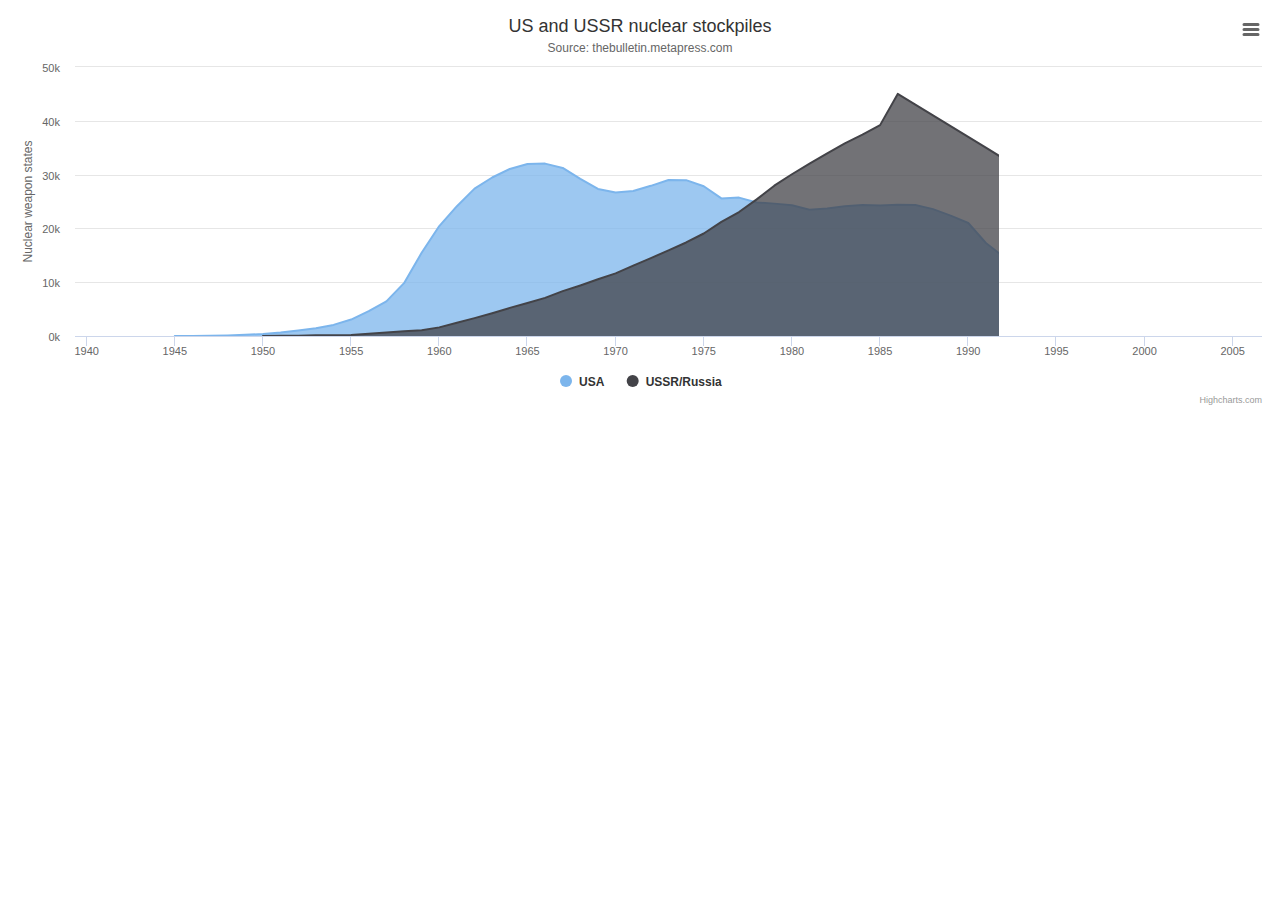
<file: HW L19/plugins/Highcharts-6.0.1/examples/area-basic/index.htm>
<!DOCTYPE HTML>
<html>
	<head>
		<meta http-equiv="Content-Type" content="text/html; charset=utf-8">
		<title>Highcharts Example</title>

		<style type="text/css">

		</style>
	</head>
	<body>
<script src="../../code/highcharts.js"></script>
<script src="../../code/modules/exporting.js"></script>

<div id="container" style="min-width: 310px; height: 400px; margin: 0 auto"></div>



		<script type="text/javascript">

Highcharts.chart('container', {
    chart: {
        type: 'area'
    },
    title: {
        text: 'US and USSR nuclear stockpiles'
    },
    subtitle: {
        text: 'Source: <a href="http://thebulletin.metapress.com/content/c4120650912x74k7/fulltext.pdf">' +
            'thebulletin.metapress.com</a>'
    },
    xAxis: {
        allowDecimals: false,
        labels: {
            formatter: function () {
                return this.value; // clean, unformatted number for year
            }
        }
    },
    yAxis: {
        title: {
            text: 'Nuclear weapon states'
        },
        labels: {
            formatter: function () {
                return this.value / 1000 + 'k';
            }
        }
    },
    tooltip: {
        pointFormat: '{series.name} produced <b>{point.y:,.0f}</b><br/>warheads in {point.x}'
    },
    plotOptions: {
        area: {
            pointStart: 1940,
            marker: {
                enabled: false,
                symbol: 'circle',
                radius: 2,
                states: {
                    hover: {
                        enabled: true
                    }
                }
            }
        }
    },
    series: [{
        name: 'USA',
        data: [null, null, null, null, null, 6, 11, 32, 110, 235, 369, 640,
            1005, 1436, 2063, 3057, 4618, 6444, 9822, 15468, 20434, 24126,
            27387, 29459, 31056, 31982, 32040, 31233, 29224, 27342, 26662,
            26956, 27912, 28999, 28965, 27826, 25579, 25722, 24826, 24605,
            24304, 23464, 23708, 24099, 24357, 24237, 24401, 24344, 23586,
            22380, 21004, 17287, 14747, 13076, 12555, 12144, 11009, 10950,
            10871, 10824, 10577, 10527, 10475, 10421, 10358, 10295, 10104]
    }, {
        name: 'USSR/Russia',
        data: [null, null, null, null, null, null, null, null, null, null,
            5, 25, 50, 120, 150, 200, 426, 660, 869, 1060, 1605, 2471, 3322,
            4238, 5221, 6129, 7089, 8339, 9399, 10538, 11643, 13092, 14478,
            15915, 17385, 19055, 21205, 23044, 25393, 27935, 30062, 32049,
            33952, 35804, 37431, 39197, 45000, 43000, 41000, 39000, 37000,
            35000, 33000, 31000, 29000, 27000, 25000, 24000, 23000, 22000,
            21000, 20000, 19000, 18000, 18000, 17000, 16000]
    }]
});
		</script>
	</body>
</html>
</file>
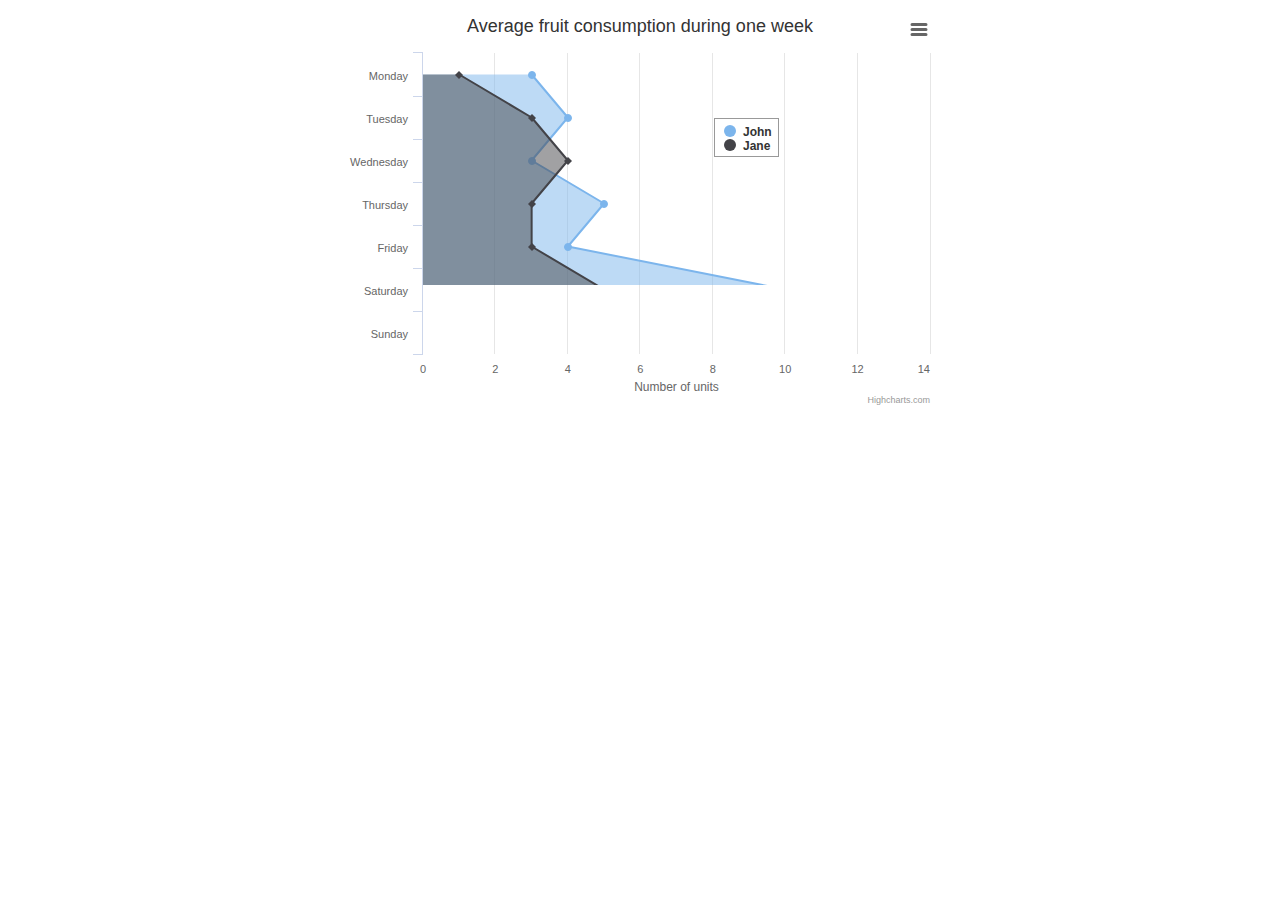
<file: HW L19/plugins/Highcharts-6.0.1/examples/area-inverted/index.htm>
<!DOCTYPE HTML>
<html>
	<head>
		<meta http-equiv="Content-Type" content="text/html; charset=utf-8">
		<title>Highcharts Example</title>

		<style type="text/css">

		</style>
	</head>
	<body>
<script src="../../code/highcharts.js"></script>
<script src="../../code/modules/exporting.js"></script>

<div id="container" style="min-width: 310px; height: 400px; max-width: 600px; margin: 0 auto"></div>



		<script type="text/javascript">

Highcharts.chart('container', {
    chart: {
        type: 'area',
        inverted: true
    },
    title: {
        text: 'Average fruit consumption during one week'
    },
    subtitle: {
        style: {
            position: 'absolute',
            right: '0px',
            bottom: '10px'
        }
    },
    legend: {
        layout: 'vertical',
        align: 'right',
        verticalAlign: 'top',
        x: -150,
        y: 100,
        floating: true,
        borderWidth: 1,
        backgroundColor: (Highcharts.theme && Highcharts.theme.legendBackgroundColor) || '#FFFFFF'
    },
    xAxis: {
        categories: [
            'Monday',
            'Tuesday',
            'Wednesday',
            'Thursday',
            'Friday',
            'Saturday',
            'Sunday'
        ]
    },
    yAxis: {
        title: {
            text: 'Number of units'
        },
        labels: {
            formatter: function () {
                return this.value;
            }
        },
        min: 0
    },
    plotOptions: {
        area: {
            fillOpacity: 0.5
        }
    },
    series: [{
        name: 'John',
        data: [3, 4, 3, 5, 4, 10, 12]
    }, {
        name: 'Jane',
        data: [1, 3, 4, 3, 3, 5, 4]
    }]
});
		</script>
	</body>
</html>
</file>
<file: bootstrap/css/main.css>
*{
    margin: 0;
    padding: 0;
}
.carousel-item{
    height:100vh;
    width: 100%;
}
.carousel-item img{
    height: 100%;
    width: 100%;
}
/*.carousel-control-prev,.carousel-control-next{
    background-color: red;
}*/
.carousel-indicators li{
    height: 20px;
    width: 20px;
    background-color: white;
    border-radius: 50%;
}
.carousel-control-prev, .carousel-control-next{
    opacity: 1;
}
.carousel-control-prev-icon,.carousel-control-next-icon{
    width: 50px;
    height: 50px;
    background-color: rgba(255, 255, 255, 0.13);
    border-radius: 50%;
    display: flex;
    justify-content: center;
    align-items: center;
    background-image: none;
}
.carousel-indicators .active{
    background-color: red;
}
</file>
<file: HW L19/css/main.css>
*{
    margin: 0;
    padding: 0;
}
/*body{*/
/*    background-color: whitesmoke;*/
/*}*/
.left-side, .right-side{
    padding: 30px 0;
    box-sizing: border-box;
    height: 88px;
    display: flex;
    align-items: center;
}
.left-side{
    width: 54%;
    justify-content: space-between;
}
.right-side{
    width: 46%;
    justify-content: flex-end;
}

li a{
    font-weight: 500;
    font-size: 16px;
    line-height: 19px;
    letter-spacing: -0.02em;
    color: #000000;
    opacity: 0.4;
    border-bottom: 2px solid transparent;
    transition: 0.5s;
}
li a:hover{
    color: #000000;
    opacity: 1;
    border-bottom: 2px solid red;
}
.nav-link{
   margin-right: 30px;
}
.big-img{
    width: 100%;
    height: 550px;
    margin-bottom: 106px;
}
.photo{
    width: 100%;
    height: 100%;
}
.huge .card-img-overlay{
    margin: 215px 0 0 125px;
}
.main{
    font-weight: 800;
    font-size: 50px;
    line-height: 60px;
    letter-spacing: -0.02em;
    color: #FFFFFF;
}
.middle-info{
    font-size: 26px;
    line-height: 31px;
    letter-spacing: -0.02em;
    color: #FFFFFF;
}
.btn{
    margin-top: 40px;
    width: 289px;
    height: 61px;
    background: #FFFFFF;
}
.btn:hover{
    box-shadow: 7px 7px 7px ;
}
.btn-text{
    font-size: 22px;
    line-height: 26px;
    letter-spacing: -0.02em;
    color: #000000;
}
h1{
    font-weight: 500;
    font-size: 40px;
    line-height: 48px;
    text-transform: uppercase;
    color: #000000;
    margin-bottom: 40px;
}

.name{
    font-size: 18px;
    line-height: 21px;
    color: #000000;
}
.narx{
    font-weight: bold;
    font-size: 24px;
    line-height: 29px;
    color: #000000;
}
.lock{
    width: 46px;
    height: 46px;
    border-radius: 50%;
    background: #F6F6F6;
    display: flex;
    align-items: center;
    justify-content: center;
}
.qulf{
    height: 21px;
    width: 18px !important;
}
.modal-footer .btn{
    width: 90px;
    height: 35px;
    background-color: blue;
    color: white;
    display: flex;
    justify-content: center;
    align-items: center;
}
.owl-next{
    position: absolute;
    top: -80px;
    right: 30px;
    width: 30px;
    height: 30px;
    border: 2px solid black !important;
}
.owl-prev{
    position: absolute;
    top: -80px;
    left: 1120px;
    width: 30px;
    height: 30px;
    border: 2px solid black !important;
}
@media (min-width: 50px) and (max-width: 576px){
    .navbar-nav{
        display: none;
    }
    .heart, .user{
        display: none;
    }
    .more img{
        display: flex;
    }
    .big-img{
        position: center;
        width: 550px;
        height: 300px;
    }
    .main{
        font-weight: bold;
        font-size: 18px;
        line-height: 21px;
    }
    .middle-info{
        font-weight: normal;
        font-size: 12px;
        line-height: 14px;
    }
    .btn{
        margin-top: 20px;
        width: 145px;
        height: 41px;
    }
    .btn:hover{
        box-shadow: 4px 4px 4px ;
    }
    .btn-text{
        font-weight: normal;
        font-size: 14px;
        line-height: 17px;
    }
    .huge .card-img-overlay{
        margin: 130px 0 0 50px;
    }
}

@media (min-width: 678px) and (max-width: 768px){
    .navbar-nav{
        display: none;
    }
    .heart, .user{
        display: none;
    }
    .more img{
        display: flex;
    }
    .big-img{
        position: center;
        width: 550px;
        height: 300px;
    }
    .main{
        font-weight: bold;
        font-size: 18px;
        line-height: 21px;
    }
    .middle-info{
        font-weight: normal;
        font-size: 12px;
        line-height: 14px;
    }
    .btn{
        margin-top: 20px;
        width: 145px;
        height: 41px;
    }
    .btn:hover{
        box-shadow: 4px 4px 4px ;
    }
    .btn-text{
        font-weight: normal;
        font-size: 14px;
        line-height: 17px;
    }
    .huge .card-img-overlay{
        margin: 130px 0 0 50px;
    }
}
</file>
<file: lesson19/lesson19/css/main.css>
*{
    margin: 0;
    padding: 0;
}
.carousel-item{
    height:100vh;
    width: 100%;
}
.carousel-item img{
    height: 100%;
    width: 100%;
}
/*.carousel-control-prev,.carousel-control-next{
    background-color: red;
}*/
.carousel-indicators li{
    height: 20px;
    width: 20px;
    background-color: white;
    border-radius: 50%;
}
.carousel-control-prev, .carousel-control-next{
    opacity: 1;
}
.carousel-control-prev-icon,.carousel-control-next-icon{
    width: 50px;
    height: 50px;
    background-color: rgba(255, 255, 255, 0.13);
    border-radius: 50%;
    display: flex;
    justify-content: center;
    align-items: center;
    background-image: none;
}
.carousel-indicators .active{
    background-color: red;
}

.card{
border: 2px solid red;
}
</file>
